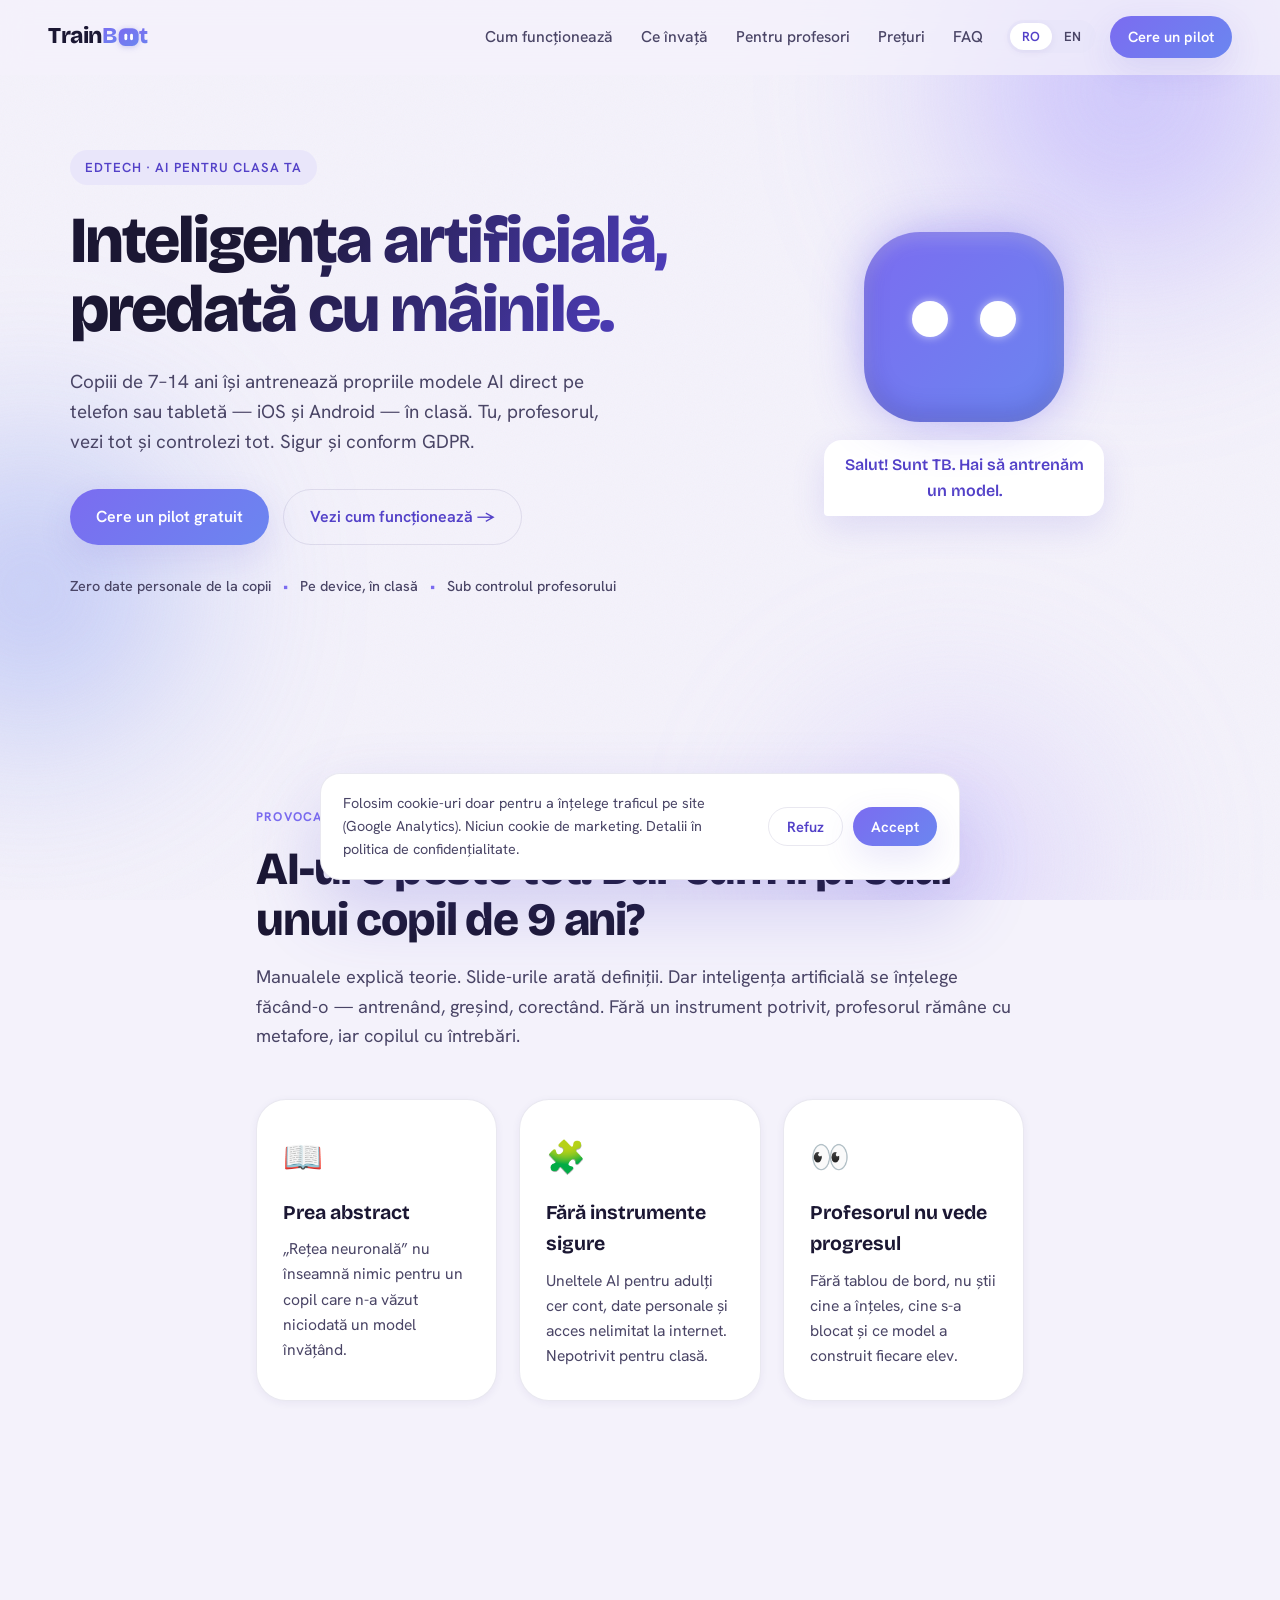
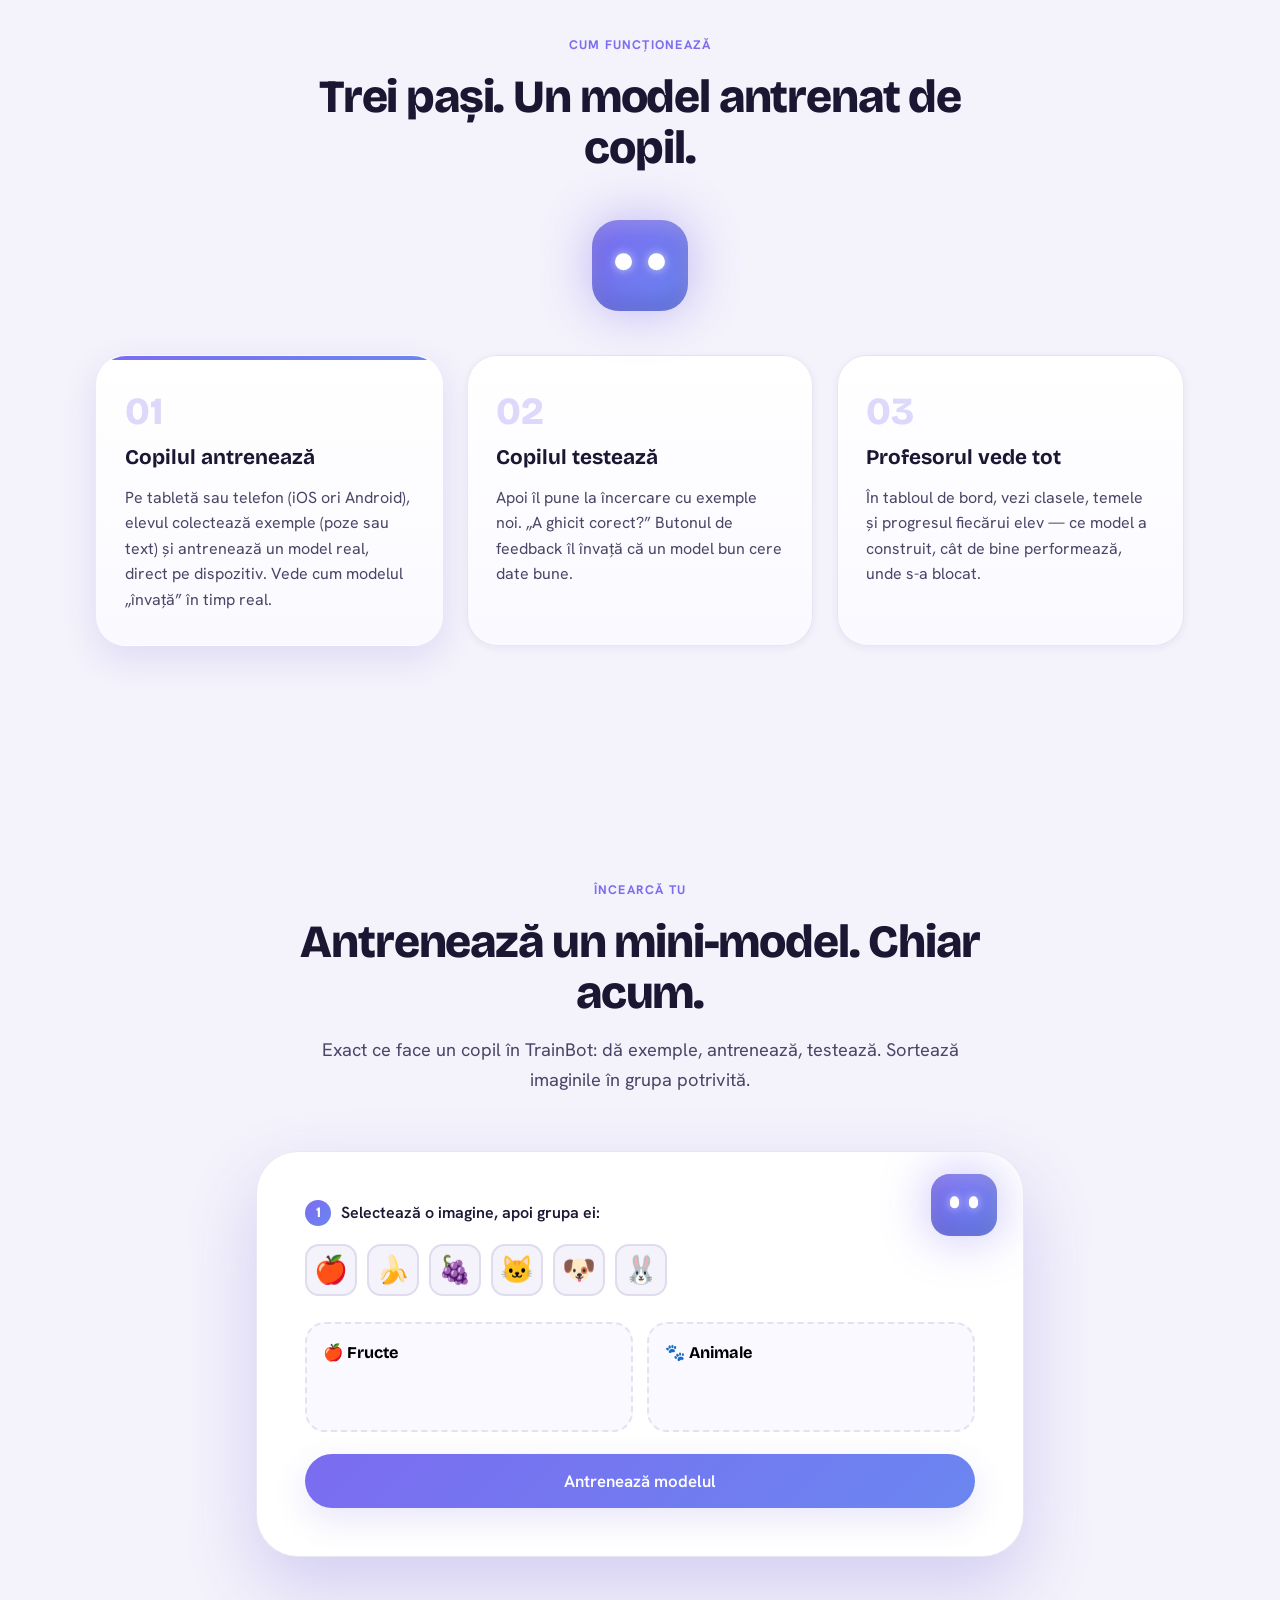
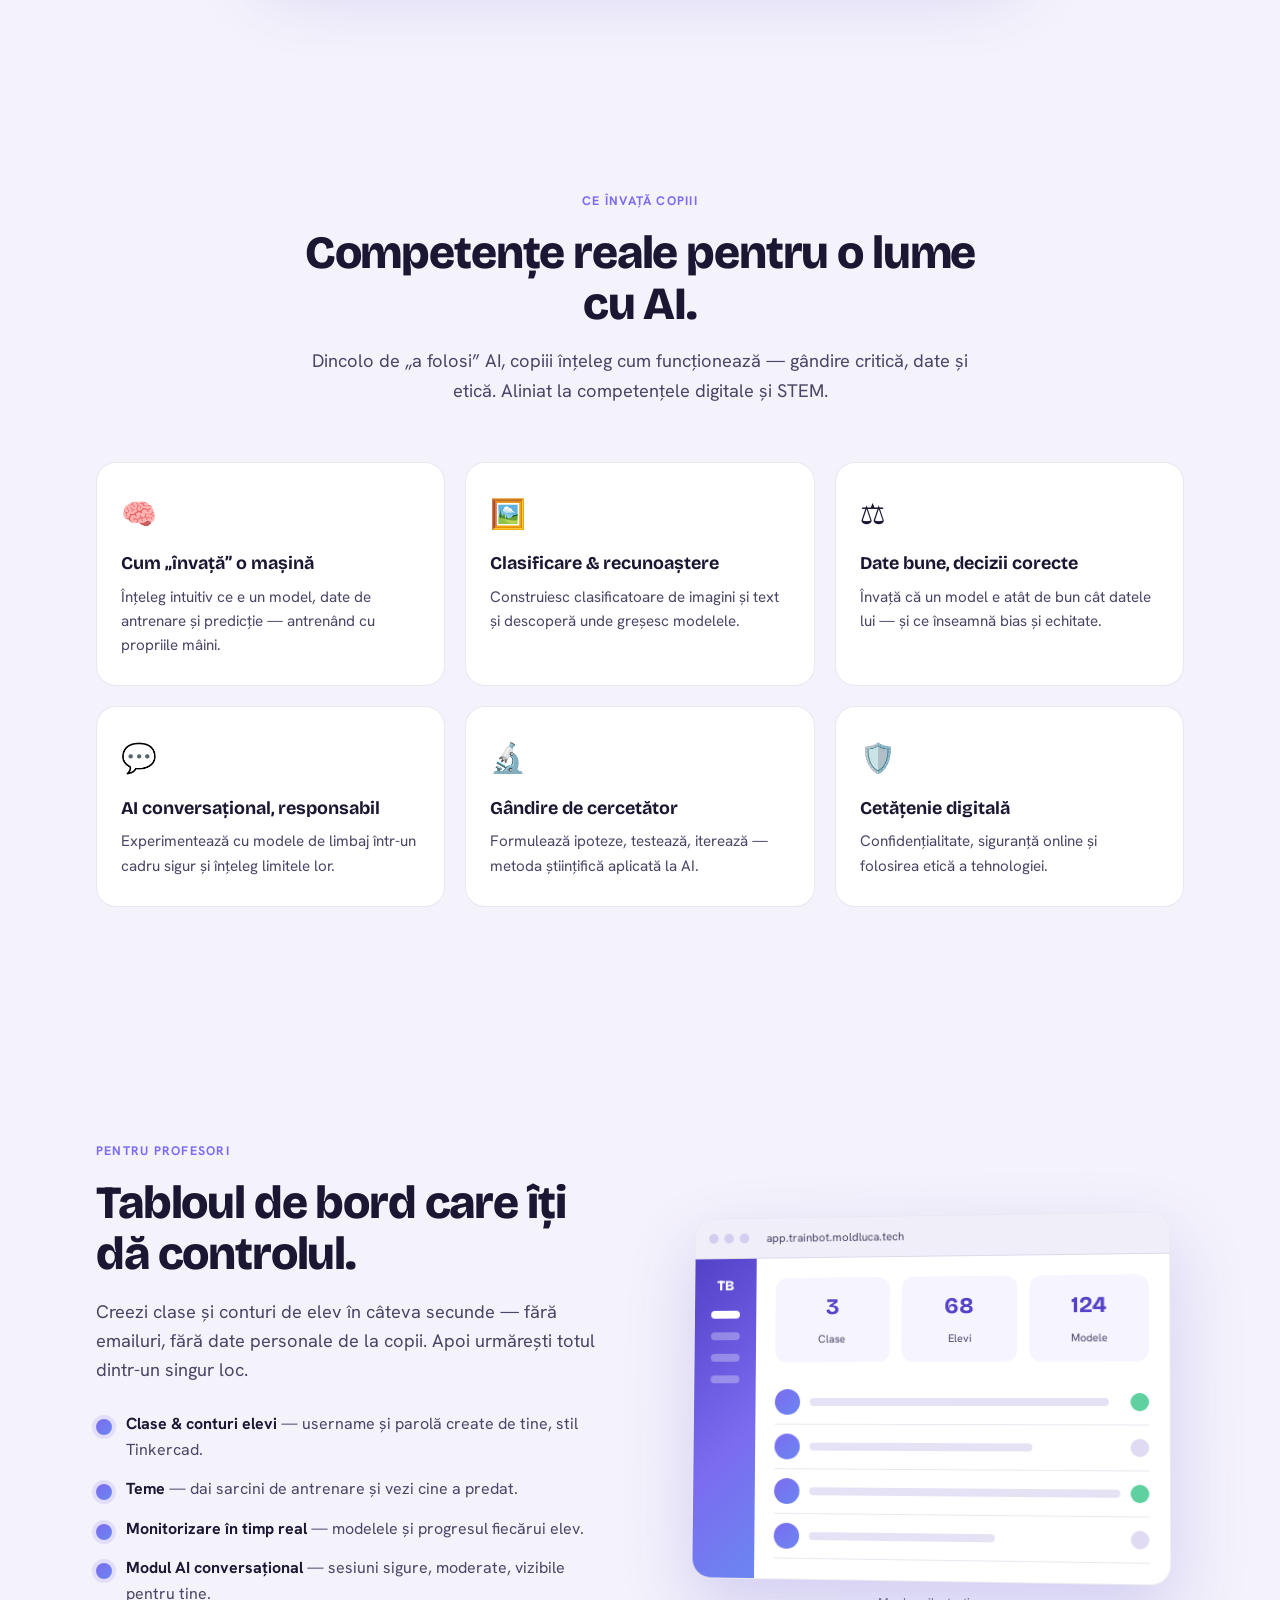
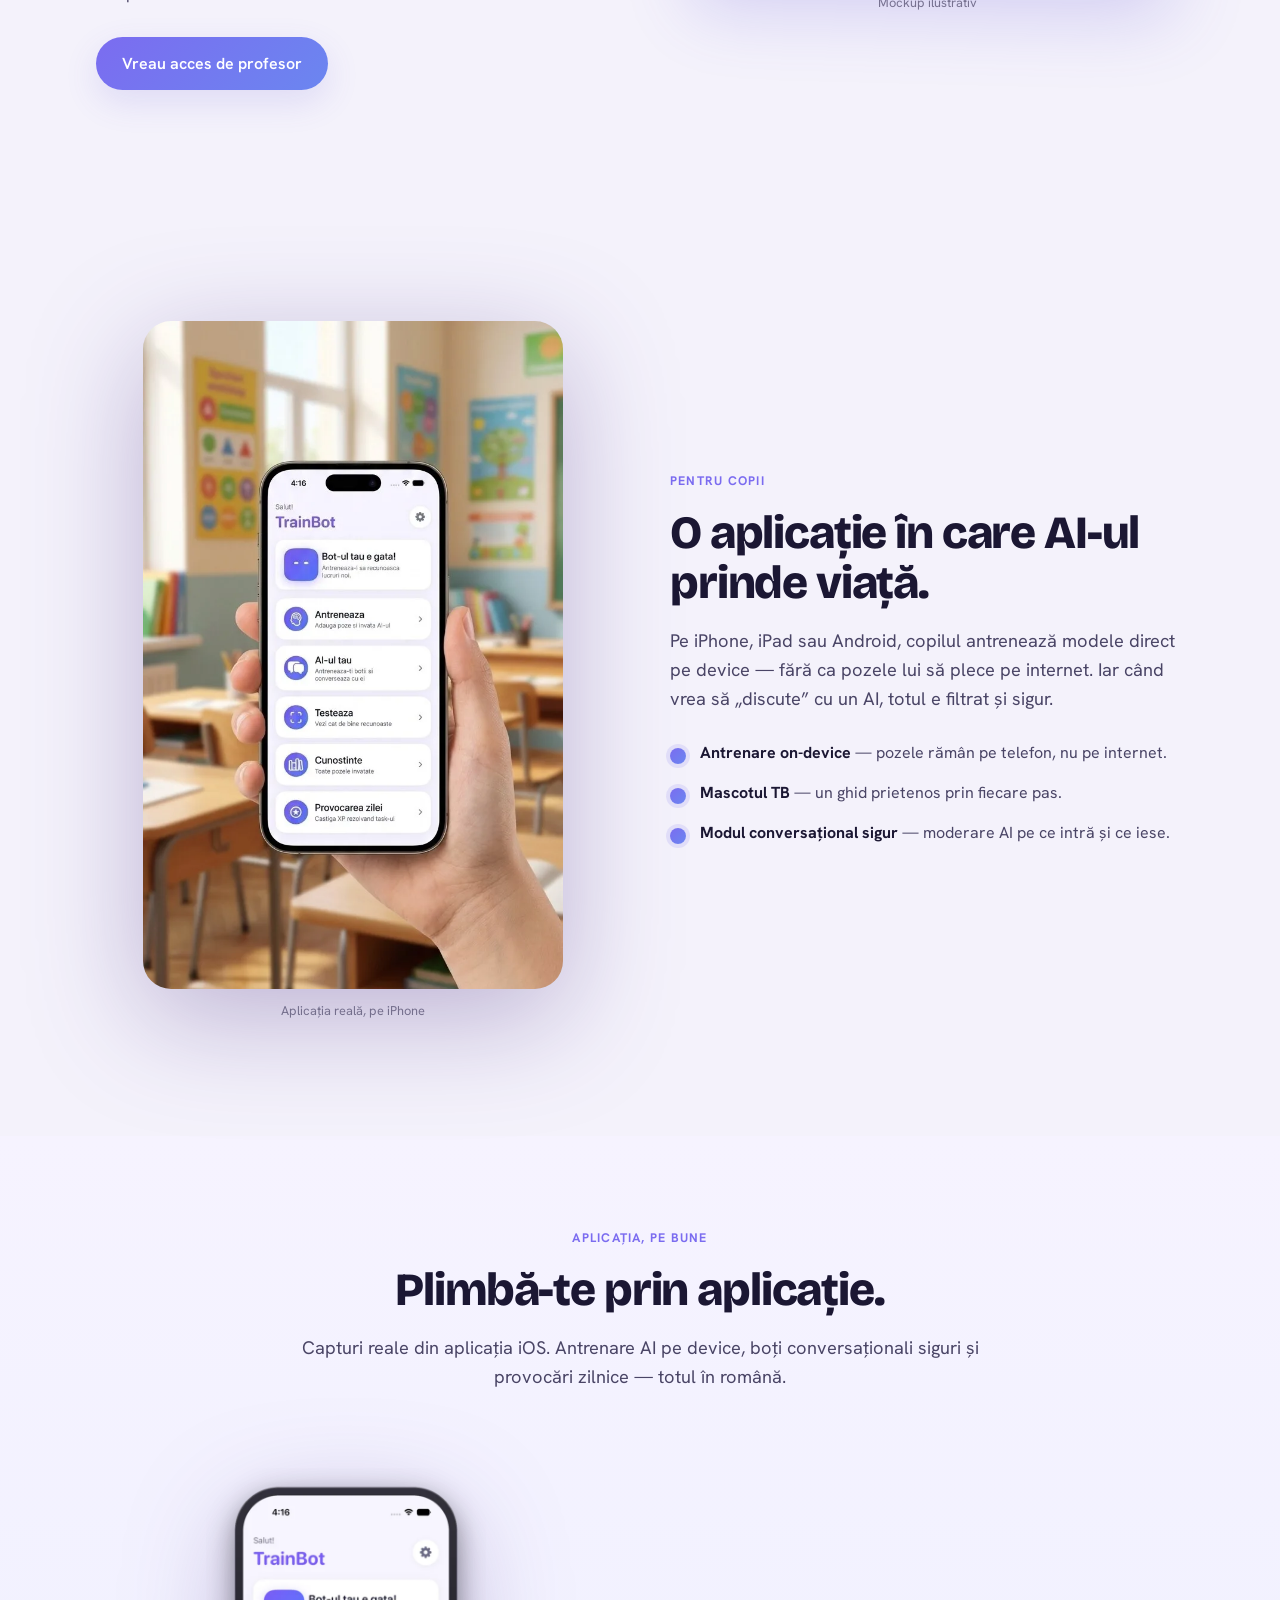
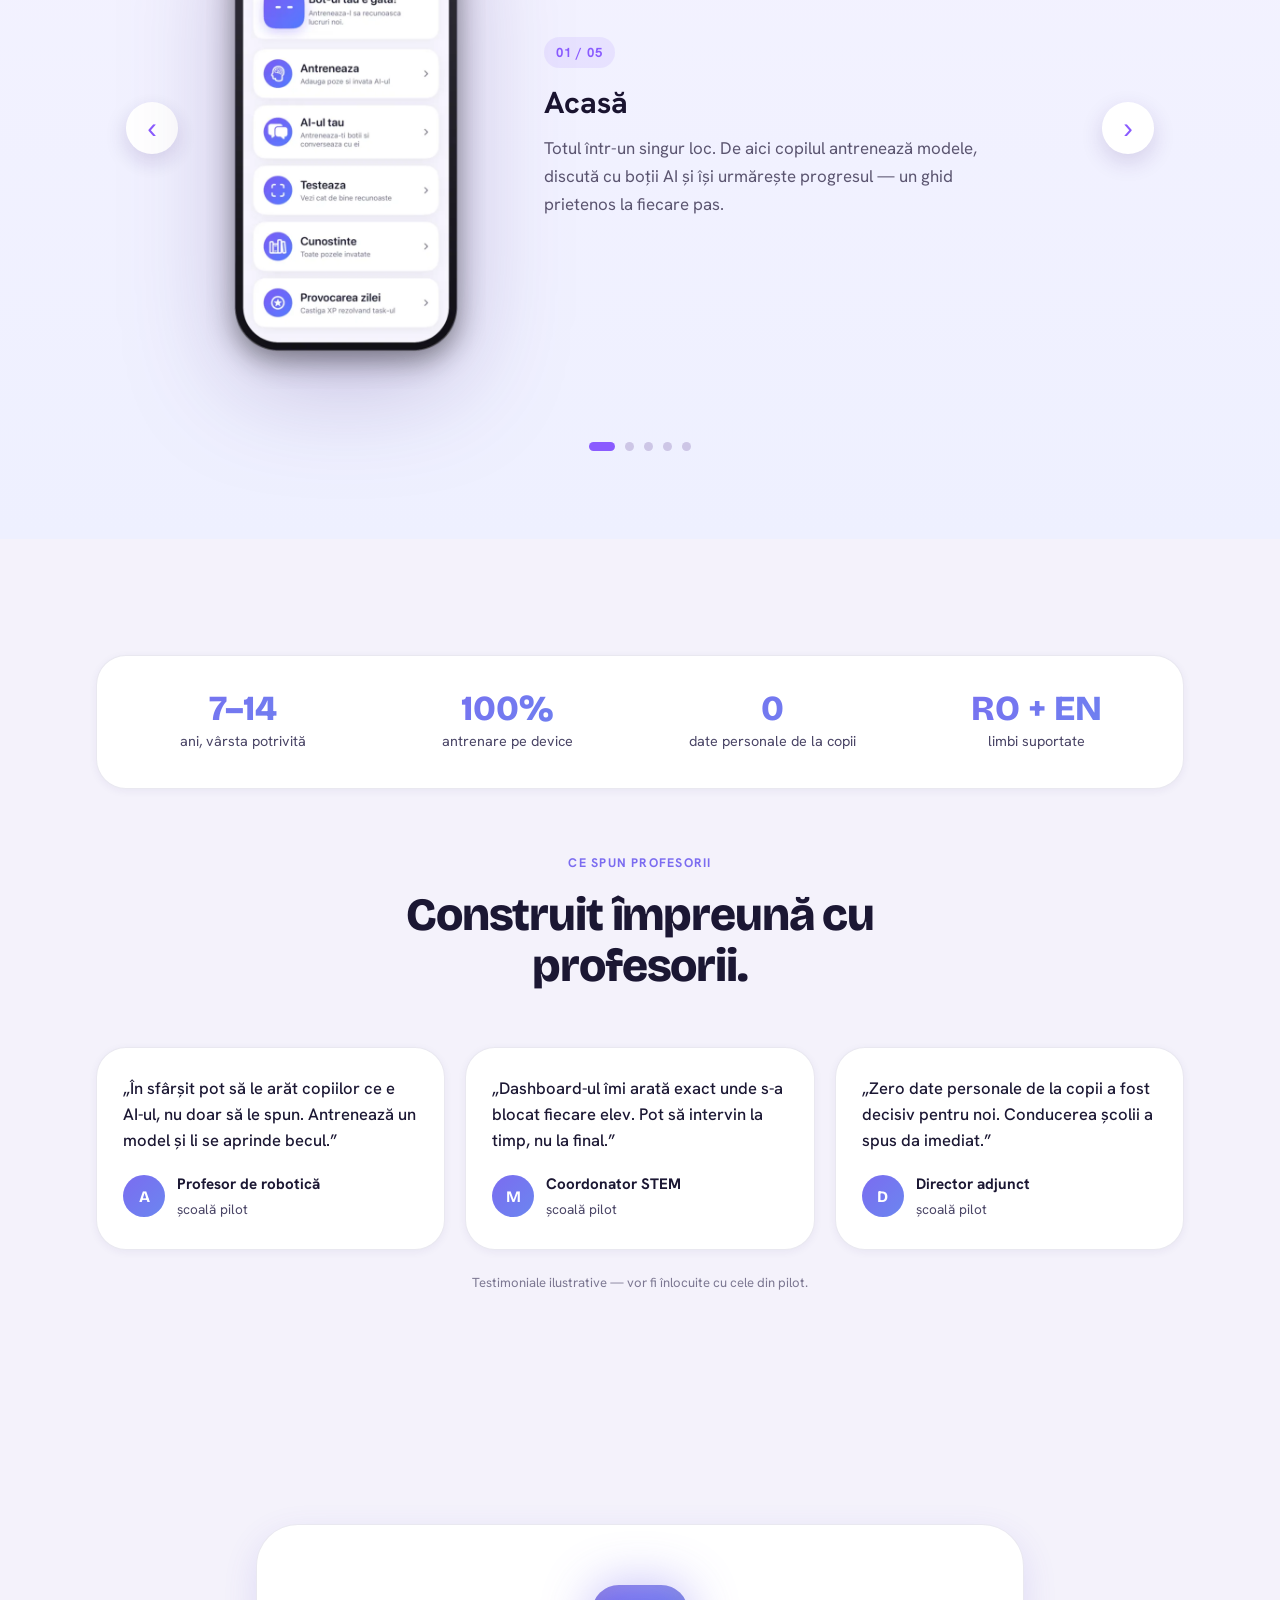
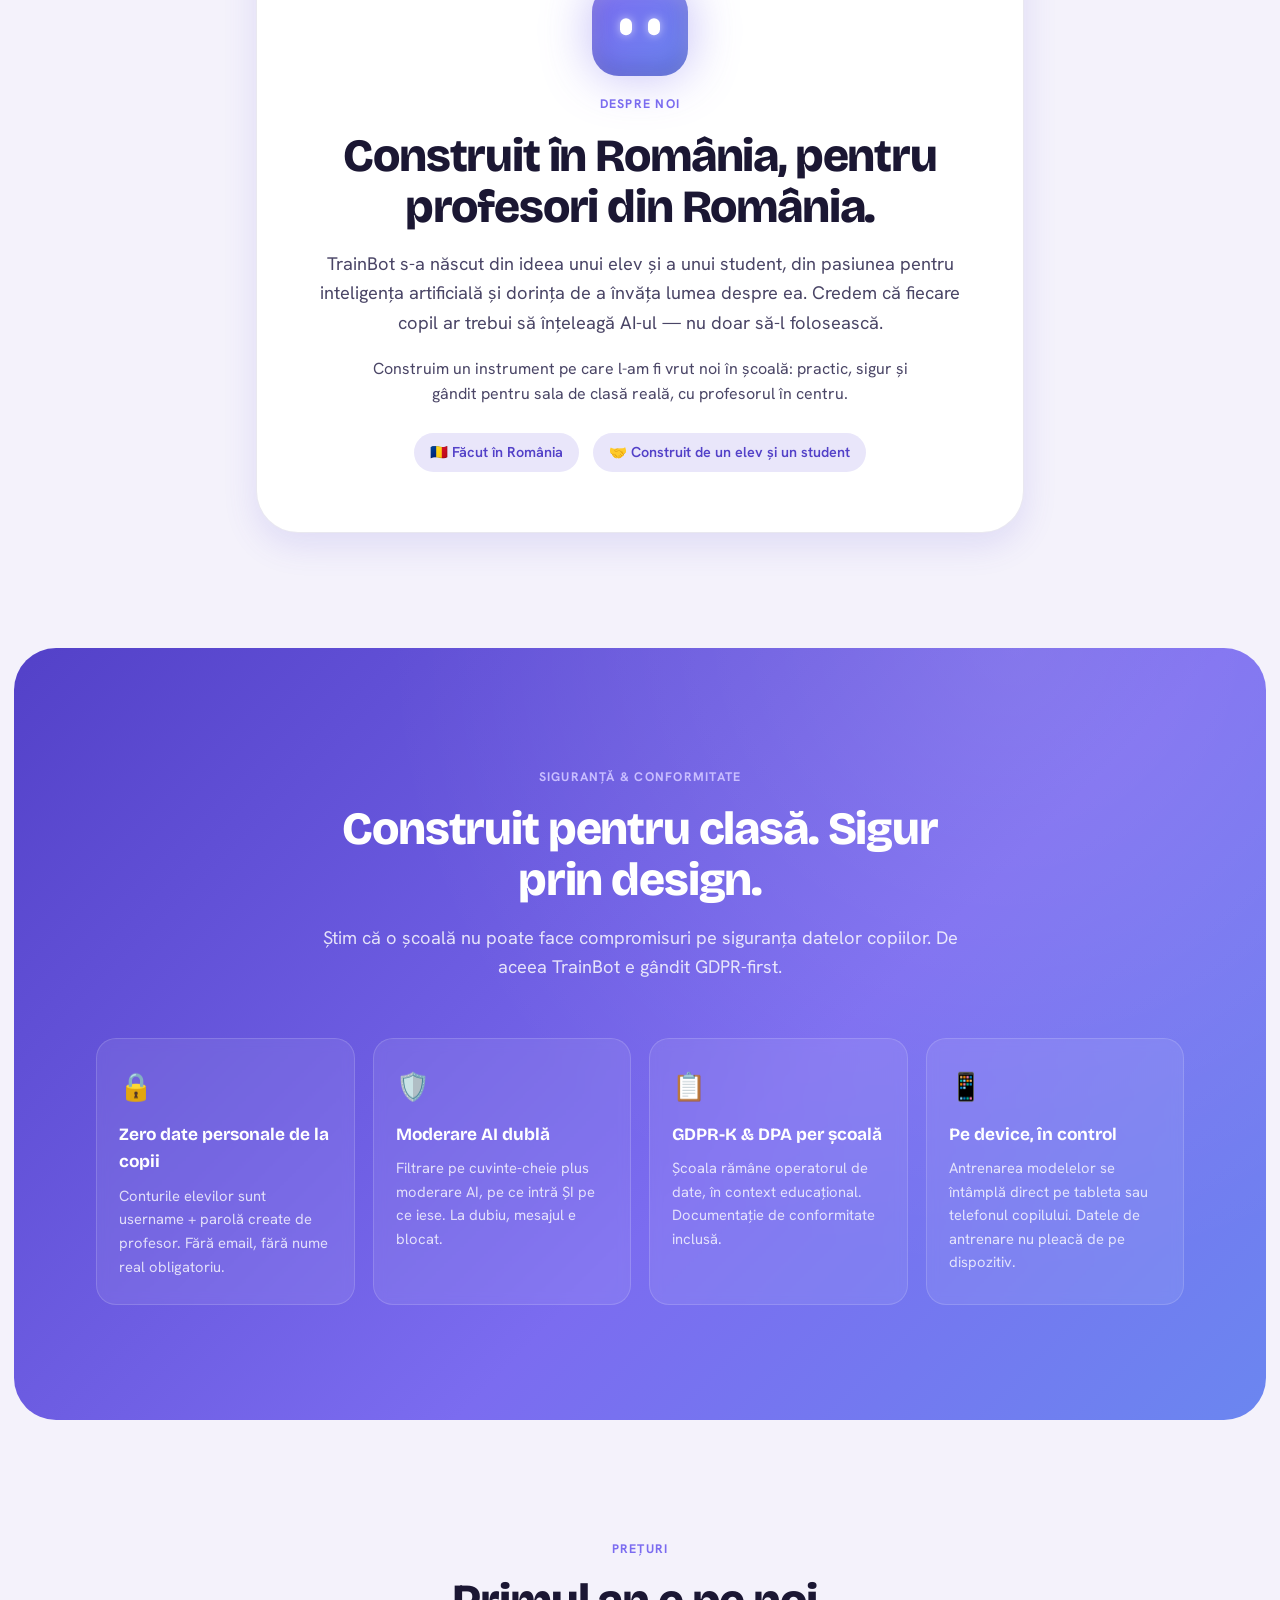
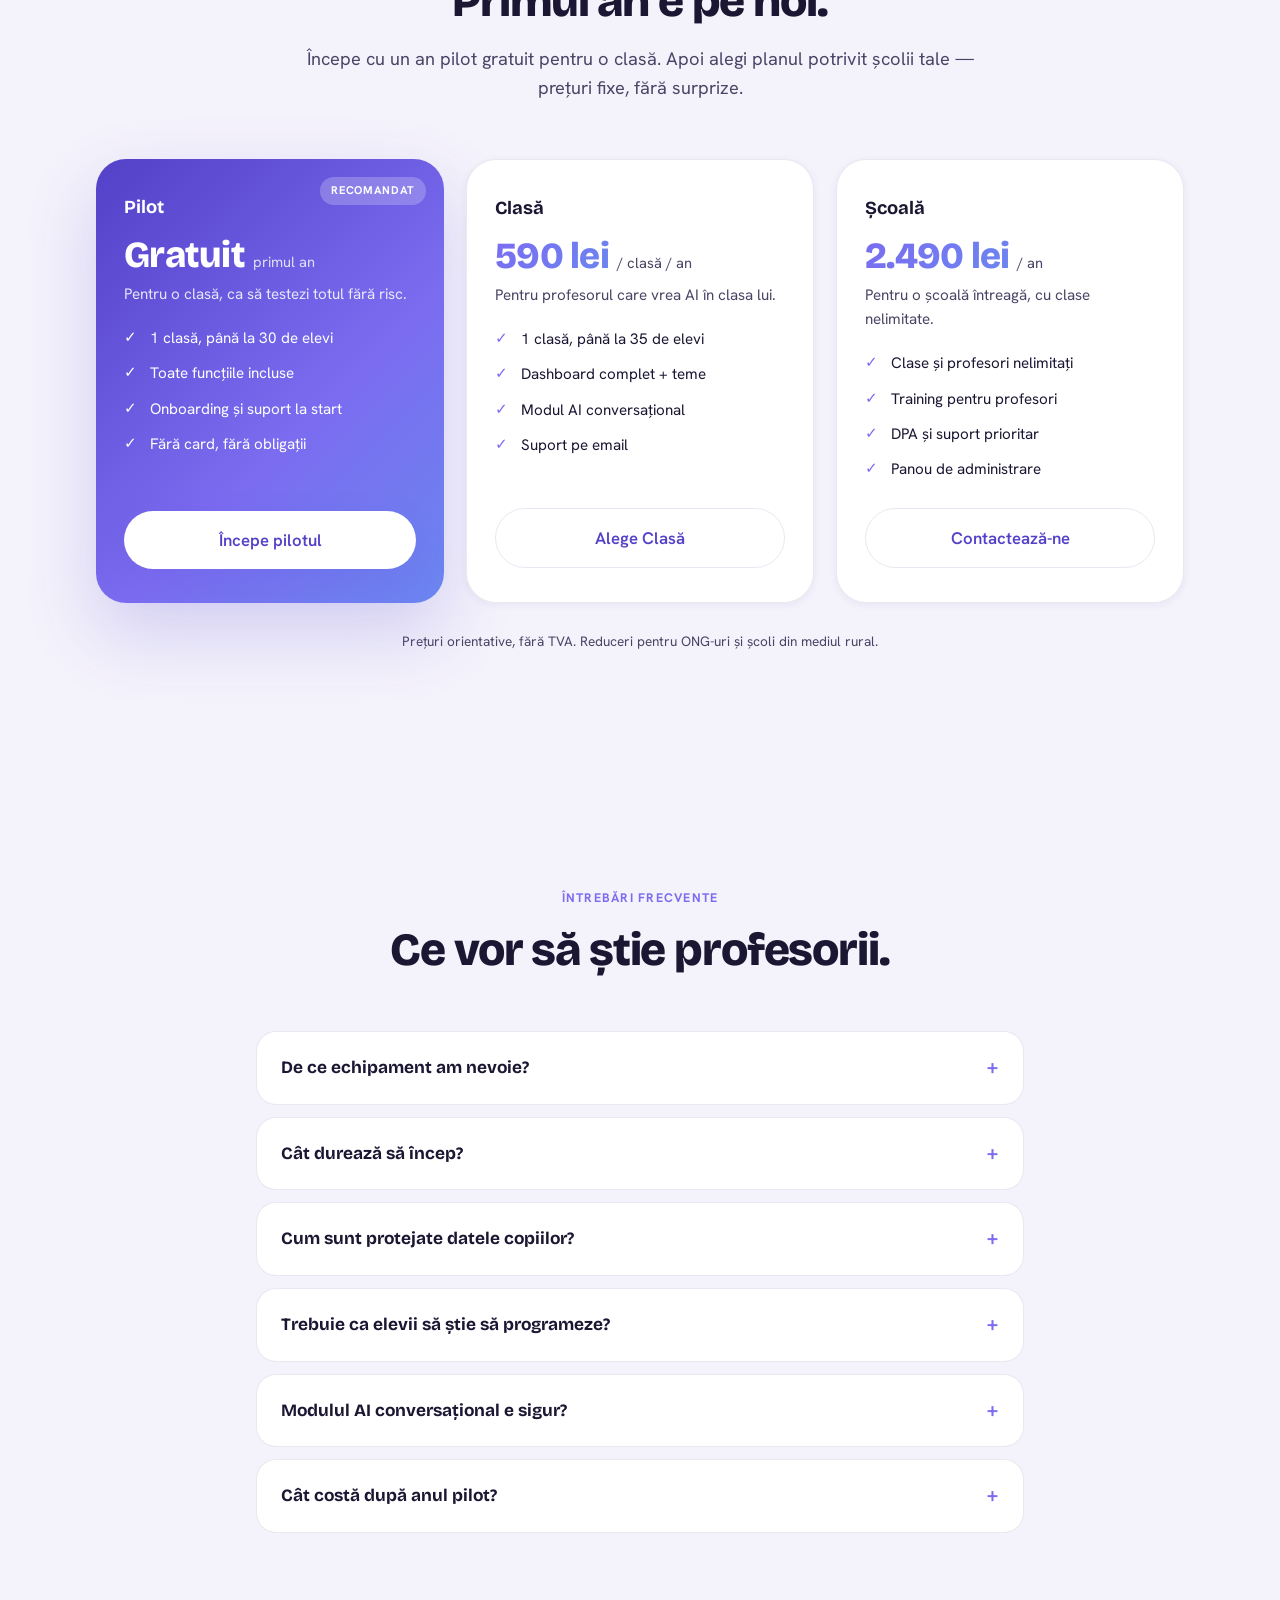
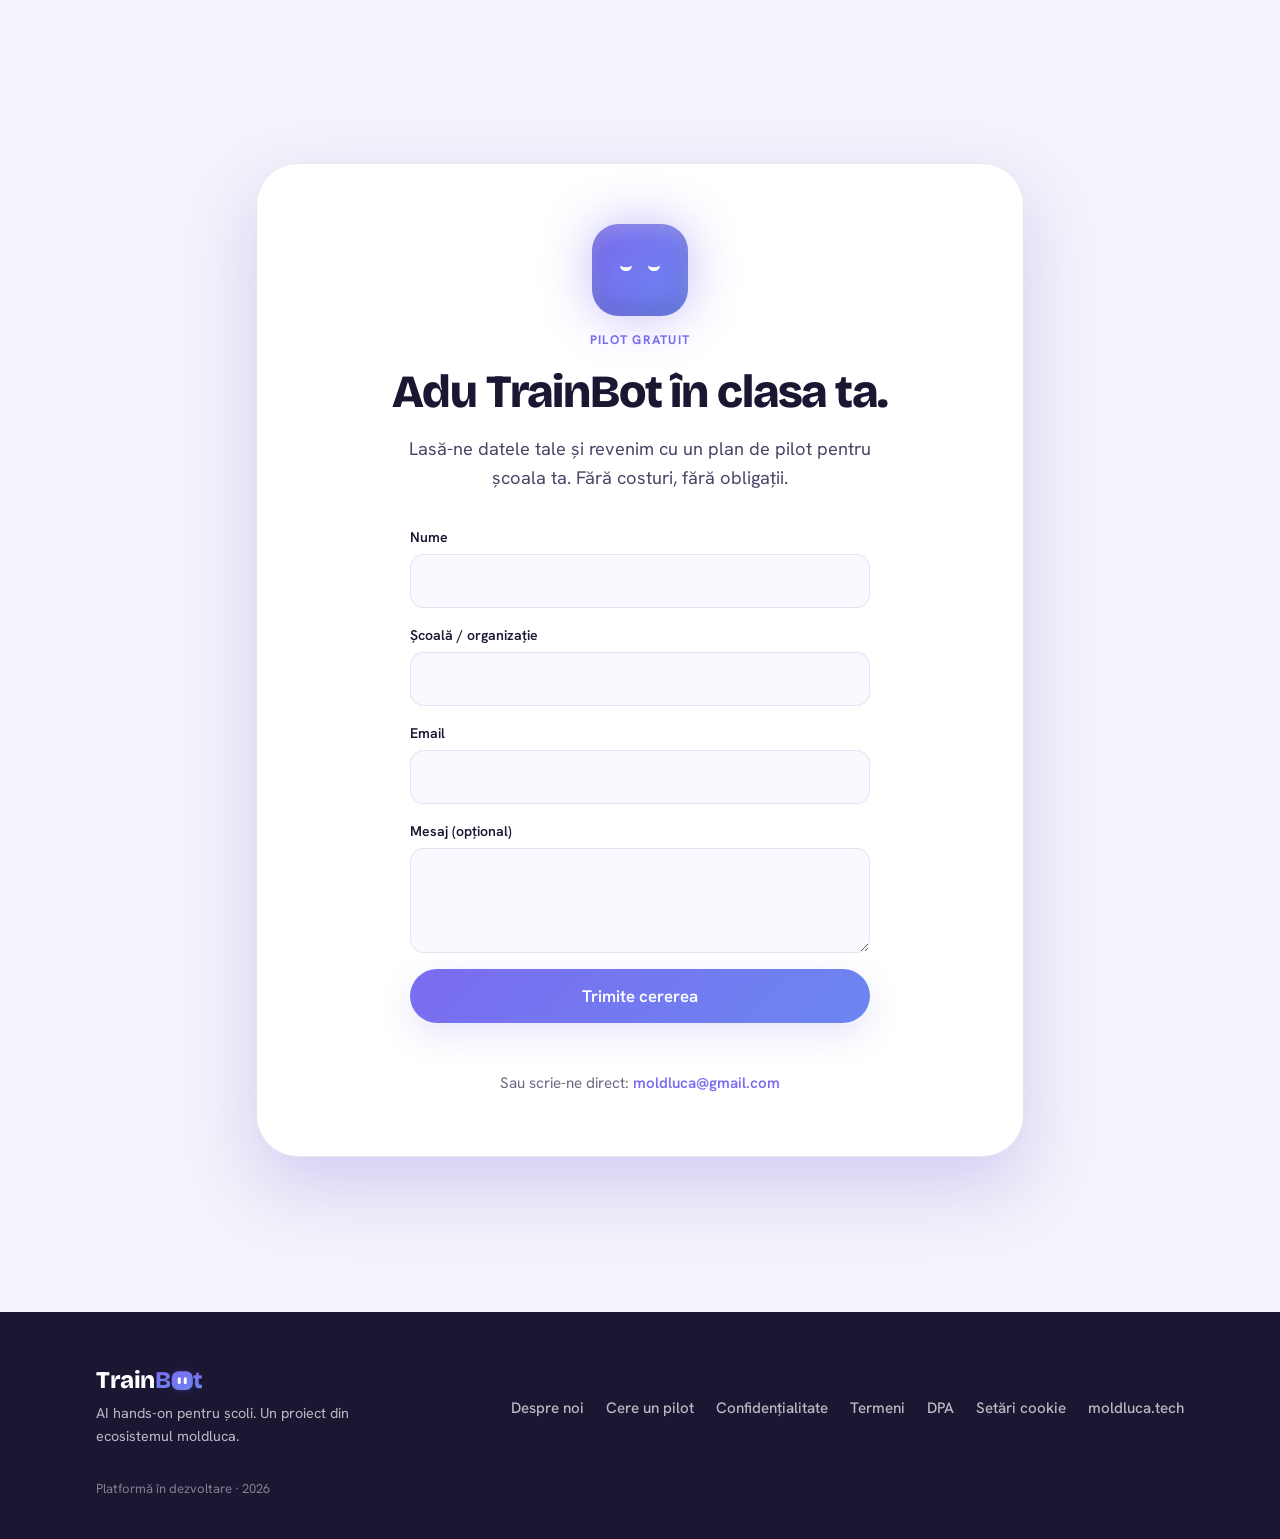
<file: index.html>
<!DOCTYPE html>
<html lang="ro">
<head>
  <meta charset="UTF-8" />
  <meta name="viewport" content="width=device-width, initial-scale=1.0" />
  <title>TrainBot — Inteligență artificială, predată cu mâinile</title>
  <meta name="description" content="TrainBot: copiii 7-14 ani antrenează propriile modele AI direct pe tabletă sau telefon (iOS și Android), în clasă. Sigur, conform GDPR, sub controlul profesorului. Cere un pilot gratuit." />
  <meta name="theme-color" content="#7B6CF0" />

  <!-- Open Graph -->
  <meta property="og:title" content="TrainBot — Inteligență artificială, predată cu mâinile" />
  <meta property="og:description" content="Copiii antrenează propriile modele AI în clasă. Sigur, conform GDPR, sub controlul profesorului." />
  <meta property="og:type" content="website" />
  <meta property="og:url" content="https://trainbot.moldluca.tech" />
  <meta property="og:image" content="https://trainbot.moldluca.tech/images/og-image.png" />
  <meta property="og:locale" content="ro_RO" />
  <meta name="twitter:card" content="summary_large_image" />

  <link rel="canonical" href="https://trainbot.moldluca.tech/" />

  <script type="application/ld+json">
  {
    "@context": "https://schema.org",
    "@type": "SoftwareApplication",
    "name": "TrainBot",
    "applicationCategory": "EducationalApplication",
    "operatingSystem": "iOS, Android, Web",
    "url": "https://trainbot.moldluca.tech",
    "description": "Platformă EdTech prin care copiii de 7-14 ani antrenează propriile modele AI în clasă, sigur și conform GDPR, sub controlul profesorului.",
    "audience": { "@type": "EducationalAudience", "educationalRole": "teacher" },
    "offers": { "@type": "Offer", "price": "0", "priceCurrency": "RON", "description": "Pilot gratuit primul an" },
    "inLanguage": ["ro", "en"]
  }
  </script>

  <script type="application/ld+json">
  {
    "@context": "https://schema.org",
    "@type": "FAQPage",
    "mainEntity": [
      { "@type": "Question", "name": "De ce echipament am nevoie?", "acceptedAnswer": { "@type": "Answer", "text": "O tabletă sau un telefon per grup de elevi — iPhone/iPad (iOS 17+) sau Android — și un calculator pentru tabloul de bord al profesorului. Funcționează și cu un singur dispozitiv partajat în clasă." } },
      { "@type": "Question", "name": "Cât durează să încep?", "acceptedAnswer": { "@type": "Answer", "text": "Sub 15 minute. Creezi o clasă, generezi conturile elevilor și dai prima temă. Te ajutăm la onboarding în pilot." } },
      { "@type": "Question", "name": "Cum sunt protejate datele copiilor?", "acceptedAnswer": { "@type": "Answer", "text": "Conturile elevilor sunt username + parolă create de tine, fără email sau date personale. Antrenarea modelelor se face pe device. Suntem gândiți GDPR-first, cu DPA per școală." } },
      { "@type": "Question", "name": "Trebuie ca elevii să știe să programeze?", "acceptedAnswer": { "@type": "Answer", "text": "Nu. Totul e vizual și practic — antrenezi modele cu exemple, fără cod. Potrivit de la 7 ani." } },
      { "@type": "Question", "name": "Modulul AI conversațional e sigur?", "acceptedAnswer": { "@type": "Answer", "text": "Da. Fiecare mesaj trece prin filtrare pe cuvinte-cheie plus moderare AI, pe ce intră și ce iese. La dubiu, mesajul e blocat. Profesorul vede sesiunile." } },
      { "@type": "Question", "name": "Cât costă după anul pilot?", "acceptedAnswer": { "@type": "Answer", "text": "Prețuri fixe: 590 lei/clasă/an sau 2.490 lei/an pentru toată școala. Reduceri pentru ONG-uri și școli din mediul rural." } }
    ]
  }
  </script>

  <link rel="icon" href="data:image/svg+xml,<svg xmlns='http://www.w3.org/2000/svg' viewBox='0 0 100 100'><defs><linearGradient id='g' x1='0' y1='0' x2='1' y2='1'><stop offset='0' stop-color='%237B6CF0'/><stop offset='1' stop-color='%236B86F0'/></linearGradient></defs><rect width='100' height='100' rx='26' fill='url(%23g)'/><rect x='34' y='38' width='10' height='24' rx='5' fill='white'/><rect x='56' y='38' width='10' height='24' rx='5' fill='white'/></svg>" />
  <link rel="apple-touch-icon" href="images/icon.svg" />
  <link rel="manifest" href="manifest.json" />

  <link rel="preconnect" href="https://fonts.googleapis.com" />
  <link rel="preconnect" href="https://fonts.gstatic.com" crossorigin />
  <link href="https://fonts.googleapis.com/css2?family=Bricolage+Grotesque:opsz,wght@12..96,400..800&family=Hanken+Grotesk:wght@400;500;600;700&display=swap" rel="stylesheet" />

  <link rel="stylesheet" href="styles.css" />
</head>
<body>
  <!-- Atmospheric background blobs -->
  <div class="bg-atmosphere" aria-hidden="true">
    <span class="blob blob-1"></span>
    <span class="blob blob-2"></span>
    <span class="blob blob-3"></span>
  </div>

  <!-- ============ NAV ============ -->
  <header class="nav" id="nav">
    <a href="#hero" class="brand logo" aria-label="TrainBot">
      <span class="logo-train">Train</span><span class="logo-bot">B</span><span class="logo-eye" aria-hidden="true">
        <svg viewBox="0 0 30 30"><defs><linearGradient id="logoGrad" x1="0" y1="0" x2="1" y2="1"><stop offset="0" stop-color="#7B6CF0"/><stop offset="1" stop-color="#6B86F0"/></linearGradient></defs><rect x="1" y="3" width="28" height="25" rx="9" fill="url(#logoGrad)"/><rect x="9" y="11" width="4" height="9" rx="2" fill="#fff"/><rect x="17" y="11" width="4" height="9" rx="2" fill="#fff"/></svg>
      </span><span class="logo-bot">t</span>
    </a>

    <nav class="nav-links" id="navLinks">
      <a href="#how" data-i18n="nav.how">Cum funcționează</a>
      <a href="#learn" data-i18n="nav.learn">Ce învață</a>
      <a href="#teachers" data-i18n="nav.teachers">Pentru profesori</a>
      <a href="#pricing" data-i18n="nav.pricing">Prețuri</a>
      <a href="#faq" data-i18n="nav.faq">FAQ</a>
    </nav>

    <div class="nav-actions">
      <div class="lang-switch" role="group" aria-label="Limbă / Language">
        <button data-lang="ro" class="is-active" aria-pressed="true">RO</button>
        <button data-lang="en" aria-pressed="false">EN</button>
      </div>
      <a href="#pilot" class="btn btn-primary btn-sm" data-i18n="nav.cta">Cere un pilot</a>
      <button class="nav-toggle" id="navToggle" aria-label="Meniu" aria-expanded="false" aria-controls="navLinks">
        <span></span><span></span><span></span>
      </button>
    </div>
  </header>

  <!-- ============ HERO ============ -->
  <section class="hero" id="hero">
    <div class="hero-inner">
      <div class="hero-copy">
        <span class="eyebrow" data-i18n="hero.eyebrow">EdTech · AI pentru clasa ta</span>
        <h1 class="hero-title" data-i18n="hero.title">Inteligența artificială,<br />predată cu mâinile.</h1>
        <p class="hero-sub" data-i18n="hero.sub">Copiii de 7–14 ani își antrenează propriile modele AI direct pe telefon sau tabletă — iOS și Android — în clasă. Tu, profesorul, vezi tot și controlezi tot. Sigur și conform GDPR.</p>
        <div class="hero-cta">
          <a href="#pilot" class="btn btn-primary" data-i18n="hero.cta1">Cere un pilot gratuit</a>
          <a href="#how" class="btn btn-ghost" data-i18n="hero.cta2">Vezi cum funcționează →</a>
        </div>
        <div class="hero-trust">
          <span data-i18n="hero.trust1">Zero date personale de la copii</span>
          <span class="dot">•</span>
          <span data-i18n="hero.trust2">Pe device, în clasă</span>
          <span class="dot">•</span>
          <span data-i18n="hero.trust3">Sub controlul profesorului</span>
        </div>
      </div>

      <div class="hero-mascot">
        <!-- Mascot recreat din MascotView.swift -->
        <div class="mascot mascot-xl" id="heroMascot" data-state="idle">
          <div class="mascot-head">
            <div class="mascot-eyes">
              <span class="eye eye-l"></span>
              <span class="eye eye-r"></span>
            </div>
          </div>
          <div class="mascot-glow"></div>
        </div>
        <div class="mascot-caption" data-i18n="hero.mascot">Salut! Sunt TB. Hai să antrenăm un model.</div>
      </div>
    </div>
  </section>

  <!-- ============ PROBLEM ============ -->
  <section class="section problem" id="problem">
    <div class="container narrow">
      <span class="section-tag" data-i18n="problem.tag">Provocarea</span>
      <h2 class="section-title" data-i18n="problem.title">AI-ul e peste tot. Dar cum îl predai unui copil de 9 ani?</h2>
      <p class="section-lead" data-i18n="problem.lead">Manualele explică teorie. Slide-urile arată definiții. Dar inteligența artificială se înțelege făcând-o — antrenând, greșind, corectând. Fără un instrument potrivit, profesorul rămâne cu metafore, iar copilul cu întrebări.</p>
      <div class="problem-grid">
        <div class="problem-card">
          <span class="problem-icon">📖</span>
          <h3 data-i18n="problem.c1t">Prea abstract</h3>
          <p data-i18n="problem.c1p">„Rețea neuronală" nu înseamnă nimic pentru un copil care n-a văzut niciodată un model învățând.</p>
        </div>
        <div class="problem-card">
          <span class="problem-icon">🧩</span>
          <h3 data-i18n="problem.c2t">Fără instrumente sigure</h3>
          <p data-i18n="problem.c2p">Uneltele AI pentru adulți cer cont, date personale și acces nelimitat la internet. Nepotrivit pentru clasă.</p>
        </div>
        <div class="problem-card">
          <span class="problem-icon">👀</span>
          <h3 data-i18n="problem.c3t">Profesorul nu vede progresul</h3>
          <p data-i18n="problem.c3p">Fără tablou de bord, nu știi cine a înțeles, cine s-a blocat și ce model a construit fiecare elev.</p>
        </div>
      </div>
    </div>
  </section>

  <!-- ============ HOW IT WORKS ============ -->
  <section class="section how" id="how">
    <div class="container">
      <div class="section-head center">
        <span class="section-tag" data-i18n="how.tag">Cum funcționează</span>
        <h2 class="section-title" data-i18n="how.title">Trei pași. Un model antrenat de copil.</h2>
      </div>

      <div class="how-mascot" aria-hidden="true">
        <div class="mascot mascot-md" id="howMascot" data-state="idle">
          <div class="mascot-head"><div class="mascot-eyes"><span class="eye eye-l"></span><span class="eye eye-r"></span></div></div>
        </div>
      </div>

      <div class="steps">
        <article class="step" data-mascot="learning">
          <span class="step-num">01</span>
          <h3 data-i18n="how.s1t">Copilul antrenează</h3>
          <p data-i18n="how.s1p">Pe tabletă sau telefon (iOS ori Android), elevul colectează exemple (poze sau text) și antrenează un model real, direct pe dispozitiv. Vede cum modelul „învață" în timp real.</p>
        </article>
        <article class="step" data-mascot="thinking">
          <span class="step-num">02</span>
          <h3 data-i18n="how.s2t">Copilul testează</h3>
          <p data-i18n="how.s2p">Apoi îl pune la încercare cu exemple noi. „A ghicit corect?" Butonul de feedback îl învață că un model bun cere date bune.</p>
        </article>
        <article class="step" data-mascot="happy">
          <span class="step-num">03</span>
          <h3 data-i18n="how.s3t">Profesorul vede tot</h3>
          <p data-i18n="how.s3p">În tabloul de bord, vezi clasele, temele și progresul fiecărui elev — ce model a construit, cât de bine performează, unde s-a blocat.</p>
        </article>
      </div>
    </div>
  </section>

  <!-- ============ MINI-DEMO INTERACTIV ============ -->
  <section class="section demo" id="demo">
    <div class="container narrow">
      <div class="section-head center">
        <span class="section-tag" data-i18n="demo.tag">Încearcă tu</span>
        <h2 class="section-title" data-i18n="demo.title">Antrenează un mini-model. Chiar acum.</h2>
        <p class="section-lead" data-i18n="demo.lead">Exact ce face un copil în TrainBot: dă exemple, antrenează, testează. Sortează imaginile în grupa potrivită.</p>
      </div>

      <div class="demo-card" id="demoCard">
        <div class="demo-mascot" aria-hidden="true">
          <div class="mascot mascot-sm" id="demoMascot" data-state="idle"><div class="mascot-head"><div class="mascot-eyes"><span class="eye eye-l"></span><span class="eye eye-r"></span></div></div></div>
        </div>

        <!-- STAGE 1: sortare -->
        <div class="demo-stage" id="demoStage1">
          <p class="demo-instr"><span class="demo-step-n">1</span> <span data-i18n="demo.s1">Selectează o imagine, apoi grupa ei:</span></p>
          <div class="demo-palette" id="demoPalette"></div>
          <div class="demo-buckets">
            <button class="demo-bucket" data-bucket="fruit"><h4 data-i18n="demo.bfruit">🍎 Fructe</h4><div class="bucket-items" id="bucketfruit"></div></button>
            <button class="demo-bucket" data-bucket="animal"><h4 data-i18n="demo.banimal">🐾 Animale</h4><div class="bucket-items" id="bucketanimal"></div></button>
          </div>
          <button class="btn btn-primary btn-block" id="demoTrain" disabled data-i18n="demo.train">Antrenează modelul</button>
        </div>

        <!-- STAGE 2: antrenare -->
        <div class="demo-stage" id="demoStage2" hidden>
          <p class="demo-instr" data-i18n="demo.training">Modelul învață din exemplele tale…</p>
          <div class="demo-progress"><span id="demoBar"></span></div>
        </div>

        <!-- STAGE 3: test -->
        <div class="demo-stage" id="demoStage3" hidden>
          <p class="demo-instr"><span class="demo-step-n">2</span> <span data-i18n="demo.s3">Acum testează-l cu o imagine nouă:</span></p>
          <div class="demo-test">
            <div class="demo-test-item" id="demoTestItem">🍓</div>
            <button class="btn btn-primary" id="demoGuess" data-i18n="demo.guess">Ce e asta?</button>
          </div>
          <div class="demo-result" id="demoResult" hidden></div>
          <button class="btn btn-ghost btn-sm" id="demoReset" data-i18n="demo.reset">↺ De la început</button>
        </div>
      </div>
    </div>
  </section>

  <!-- ============ CE ÎNVAȚĂ COPIII ============ -->
  <section class="section learn" id="learn">
    <div class="container">
      <div class="section-head center">
        <span class="section-tag" data-i18n="learn.tag">Ce învață copiii</span>
        <h2 class="section-title" data-i18n="learn.title">Competențe reale pentru o lume cu AI.</h2>
        <p class="section-lead" data-i18n="learn.lead">Dincolo de „a folosi" AI, copiii înțeleg cum funcționează — gândire critică, date și etică. Aliniat la competențele digitale și STEM.</p>
      </div>
      <div class="learn-grid">
        <div class="learn-card"><span class="learn-ic">🧠</span><h3 data-i18n="learn.c1t">Cum „învață" o mașină</h3><p data-i18n="learn.c1p">Înțeleg intuitiv ce e un model, date de antrenare și predicție — antrenând cu propriile mâini.</p></div>
        <div class="learn-card"><span class="learn-ic">🖼️</span><h3 data-i18n="learn.c2t">Clasificare &amp; recunoaștere</h3><p data-i18n="learn.c2p">Construiesc clasificatoare de imagini și text și descoperă unde greșesc modelele.</p></div>
        <div class="learn-card"><span class="learn-ic">⚖️</span><h3 data-i18n="learn.c3t">Date bune, decizii corecte</h3><p data-i18n="learn.c3p">Învață că un model e atât de bun cât datele lui — și ce înseamnă bias și echitate.</p></div>
        <div class="learn-card"><span class="learn-ic">💬</span><h3 data-i18n="learn.c4t">AI conversațional, responsabil</h3><p data-i18n="learn.c4p">Experimentează cu modele de limbaj într-un cadru sigur și înțeleg limitele lor.</p></div>
        <div class="learn-card"><span class="learn-ic">🔬</span><h3 data-i18n="learn.c5t">Gândire de cercetător</h3><p data-i18n="learn.c5p">Formulează ipoteze, testează, iterează — metoda științifică aplicată la AI.</p></div>
        <div class="learn-card"><span class="learn-ic">🛡️</span><h3 data-i18n="learn.c6t">Cetățenie digitală</h3><p data-i18n="learn.c6p">Confidențialitate, siguranță online și folosirea etică a tehnologiei.</p></div>
      </div>
    </div>
  </section>

  <!-- ============ TEACHERS / DASHBOARD ============ -->
  <section class="section teachers" id="teachers">
    <div class="container split">
      <div class="split-copy">
        <span class="section-tag" data-i18n="teachers.tag">Pentru profesori</span>
        <h2 class="section-title" data-i18n="teachers.title">Tabloul de bord care îți dă controlul.</h2>
        <p class="section-lead" data-i18n="teachers.lead">Creezi clase și conturi de elev în câteva secunde — fără emailuri, fără date personale de la copii. Apoi urmărești totul dintr-un singur loc.</p>
        <ul class="feature-list">
          <li data-i18n="teachers.f1"><strong>Clase &amp; conturi elevi</strong> — username și parolă create de tine, stil Tinkercad.</li>
          <li data-i18n="teachers.f2"><strong>Teme</strong> — dai sarcini de antrenare și vezi cine a predat.</li>
          <li data-i18n="teachers.f3"><strong>Monitorizare în timp real</strong> — modelele și progresul fiecărui elev.</li>
          <li data-i18n="teachers.f4"><strong>Modul AI conversațional</strong> — sesiuni sigure, moderate, vizibile pentru tine.</li>
        </ul>
        <a href="#pilot" class="btn btn-primary" data-i18n="teachers.cta">Vreau acces de profesor</a>
      </div>

      <div class="split-visual">
        <!-- Mockup dashboard în brand (swap cu screenshot real după re-deploy) -->
        <div class="mockup mockup-browser" id="dashMock">
          <div class="mock-bar"><span></span><span></span><span></span><em data-i18n="teachers.url">app.trainbot.moldluca.tech</em></div>
          <div class="mock-body">
            <div class="mock-side">
              <span class="mock-logo">TB</span>
              <span class="mock-nav is-on"></span><span class="mock-nav"></span><span class="mock-nav"></span><span class="mock-nav"></span>
            </div>
            <div class="mock-main">
              <div class="mock-stats">
                <div class="mock-stat"><b>3</b><i data-i18n="teachers.m1">Clase</i></div>
                <div class="mock-stat"><b>68</b><i data-i18n="teachers.m2">Elevi</i></div>
                <div class="mock-stat"><b>124</b><i data-i18n="teachers.m3">Modele</i></div>
              </div>
              <div class="mock-row"><span class="mock-avatar"></span><span class="mock-bar-line w80"></span><span class="mock-pill ok"></span></div>
              <div class="mock-row"><span class="mock-avatar"></span><span class="mock-bar-line w60"></span><span class="mock-pill"></span></div>
              <div class="mock-row"><span class="mock-avatar"></span><span class="mock-bar-line w90"></span><span class="mock-pill ok"></span></div>
              <div class="mock-row"><span class="mock-avatar"></span><span class="mock-bar-line w50"></span><span class="mock-pill"></span></div>
            </div>
          </div>
        </div>
        <span class="visual-note" data-i18n="teachers.note">Mockup ilustrativ</span>
      </div>
    </div>
  </section>

  <!-- ============ KIDS / APP ============ -->
  <section class="section kids" id="kids">
    <div class="container split reverse">
      <div class="split-visual">
        <img src="images/app/hand-home.webp" width="704" height="1120" alt="Copil ținând în mână un iPhone cu aplicația TrainBot" class="app-photo" loading="lazy" />
        <span class="visual-note" data-i18n="kids.note">Aplicația reală, pe iPhone</span>
      </div>

      <div class="split-copy">
        <span class="section-tag" data-i18n="kids.tag">Pentru copii</span>
        <h2 class="section-title" data-i18n="kids.title">O aplicație în care AI-ul prinde viață.</h2>
        <p class="section-lead" data-i18n="kids.lead">Pe iPhone, iPad sau Android, copilul antrenează modele direct pe device — fără ca pozele lui să plece pe internet. Iar când vrea să „discute" cu un AI, totul e filtrat și sigur.</p>
        <ul class="feature-list">
          <li data-i18n="kids.f1"><strong>Antrenare on-device</strong> — pozele rămân pe telefon, nu pe internet.</li>
          <li data-i18n="kids.f2"><strong>Mascotul TB</strong> — un ghid prietenos prin fiecare pas.</li>
          <li data-i18n="kids.f3"><strong>Modul conversațional sigur</strong> — moderare AI pe ce intră și ce iese.</li>
        </ul>
      </div>
    </div>
  </section>

  <!-- ============ GALERIE APLICAȚIE (carusel iOS) ============ -->
  <section class="app-gallery" id="screenshots">
    <div class="container">
      <div class="section-head center">
        <span class="section-tag" data-i18n="gallery.tag">Aplicația, pe bune</span>
        <h2 class="section-title" data-i18n="gallery.title">Plimbă-te prin aplicație.</h2>
        <p class="section-lead" data-i18n="gallery.lead">Capturi reale din aplicația iOS. Antrenare AI pe device, boți conversaționali siguri și provocări zilnice — totul în română.</p>
      </div>

      <div class="carousel" id="appCarousel" aria-roledescription="carusel">
        <button class="car-arrow car-prev" aria-label="Ecranul anterior">‹</button>

        <div class="car-stage">
          <article class="car-slide is-active">
            <div class="car-visual"><img src="images/app/ios-home.webp" width="600" height="1118" alt="Ecranul principal TrainBot" loading="lazy" /></div>
            <div class="car-text">
              <span class="car-step">01 / 05</span>
              <h3 data-i18n="car.t1">Acasă</h3>
              <p data-i18n="car.d1">Totul într-un singur loc. De aici copilul antrenează modele, discută cu boții AI și își urmărește progresul — un ghid prietenos la fiecare pas.</p>
            </div>
          </article>
          <article class="car-slide">
            <div class="car-visual"><img src="images/app/ios-training.webp" width="600" height="1118" alt="Antrenare model AI" loading="lazy" /></div>
            <div class="car-text">
              <span class="car-step">02 / 05</span>
              <h3 data-i18n="car.t2">Antrenare AI</h3>
              <p data-i18n="car.d2">Copilul adaugă poze și antrenează un model direct pe telefon. Vede modelul „învățând”, pas cu pas — iar pozele rămân pe device, nu pe internet.</p>
            </div>
          </article>
          <article class="car-slide">
            <div class="car-visual"><img src="images/app/ios-botlist.webp" width="600" height="1118" alt="Boții AI ai copilului" loading="lazy" /></div>
            <div class="car-text">
              <span class="car-step">03 / 05</span>
              <h3 data-i18n="car.t3">Boții tăi AI</h3>
              <p data-i18n="car.d3">Copilul își creează propriul bot, îl învață cu exemple și conversează cu el. Totul filtrat și sigur, cu o limită zilnică de mesaje.</p>
            </div>
          </article>
          <article class="car-slide">
            <div class="car-visual"><img src="images/app/ios-achievements.webp" width="600" height="1118" alt="Realizări și insigne" loading="lazy" /></div>
            <div class="car-text">
              <span class="car-step">04 / 05</span>
              <h3 data-i18n="car.t4">Realizări</h3>
              <p data-i18n="car.d4">Insigne și XP pentru fiecare pas important. Învățarea devine un joc care motivează copilul să exploreze mai departe.</p>
            </div>
          </article>
          <article class="car-slide">
            <div class="car-visual"><img src="images/app/ios-daily.webp" width="600" height="1118" alt="Provocarea zilei" loading="lazy" /></div>
            <div class="car-text">
              <span class="car-step">05 / 05</span>
              <h3 data-i18n="car.t5">Provocarea zilei</h3>
              <p data-i18n="car.d5">O provocare nouă în fiecare zi. Copilul revine, exersează și câștigă XP — un motiv să se întoarcă la învățat.</p>
            </div>
          </article>
        </div>

        <button class="car-arrow car-next" aria-label="Ecranul următor">›</button>
      </div>

      <div class="car-dots" id="carDots">
        <button class="car-dot is-active" aria-label="1"></button>
        <button class="car-dot" aria-label="2"></button>
        <button class="car-dot" aria-label="3"></button>
        <button class="car-dot" aria-label="4"></button>
        <button class="car-dot" aria-label="5"></button>
      </div>
    </div>
  </section>

  <!-- ============ DOVADĂ SOCIALĂ ============ -->
  <section class="section proof" id="proof">
    <div class="container">
      <div class="proof-stats">
        <div class="proof-stat"><b data-i18n="proof.s1n">7–14</b><span data-i18n="proof.s1l">ani, vârsta potrivită</span></div>
        <div class="proof-stat"><b data-i18n="proof.s2n">100%</b><span data-i18n="proof.s2l">antrenare pe device</span></div>
        <div class="proof-stat"><b data-i18n="proof.s3n">0</b><span data-i18n="proof.s3l">date personale de la copii</span></div>
        <div class="proof-stat"><b data-i18n="proof.s4n">RO + EN</b><span data-i18n="proof.s4l">limbi suportate</span></div>
      </div>

      <div class="section-head center" style="margin-top:60px">
        <span class="section-tag" data-i18n="proof.tag">Ce spun profesorii</span>
        <h2 class="section-title" data-i18n="proof.title">Construit împreună cu profesorii.</h2>
      </div>
      <div class="proof-grid">
        <figure class="proof-card">
          <blockquote data-i18n="proof.q1">„În sfârșit pot să le arăt copiilor ce e AI-ul, nu doar să le spun. Antrenează un model și li se aprinde becul."</blockquote>
          <figcaption><span class="proof-av">A</span><span><b data-i18n="proof.a1n">Profesor de robotică</b><i data-i18n="proof.a1r">școală pilot</i></span></figcaption>
        </figure>
        <figure class="proof-card">
          <blockquote data-i18n="proof.q2">„Dashboard-ul îmi arată exact unde s-a blocat fiecare elev. Pot să intervin la timp, nu la final."</blockquote>
          <figcaption><span class="proof-av">M</span><span><b data-i18n="proof.a2n">Coordonator STEM</b><i data-i18n="proof.a2r">școală pilot</i></span></figcaption>
        </figure>
        <figure class="proof-card">
          <blockquote data-i18n="proof.q3">„Zero date personale de la copii a fost decisiv pentru noi. Conducerea școlii a spus da imediat."</blockquote>
          <figcaption><span class="proof-av">D</span><span><b data-i18n="proof.a3n">Director adjunct</b><i data-i18n="proof.a3r">școală pilot</i></span></figcaption>
        </figure>
      </div>
      <p class="proof-note" data-i18n="proof.note">Testimoniale ilustrative — vor fi înlocuite cu cele din pilot.</p>
    </div>
  </section>

  <!-- ============ DESPRE / ECHIPA ============ -->
  <section class="section about" id="about">
    <div class="container narrow">
      <div class="about-card">
        <div class="about-mascot" aria-hidden="true">
          <div class="mascot mascot-md" data-state="idle"><div class="mascot-head"><div class="mascot-eyes"><span class="eye eye-l"></span><span class="eye eye-r"></span></div></div></div>
        </div>
        <span class="section-tag" data-i18n="about.tag">Despre noi</span>
        <h2 class="section-title" data-i18n="about.title">Construit în România, pentru profesori din România.</h2>
        <p class="section-lead" data-i18n="about.p1">TrainBot s-a născut din ideea unui elev și a unui student, din pasiunea pentru inteligența artificială și dorința de a învăța lumea despre ea. Credem că fiecare copil ar trebui să înțeleagă AI-ul — nu doar să-l folosească.</p>
        <p class="about-p2" data-i18n="about.p2">Construim un instrument pe care l-am fi vrut noi în școală: practic, sigur și gândit pentru sala de clasă reală, cu profesorul în centru.</p>
        <div class="about-meta">
          <span data-i18n="about.m1">🇷🇴 Făcut în România</span>
          <span data-i18n="about.m2">🤝 Construit de un elev și un student</span>
        </div>
      </div>
    </div>
  </section>

  <!-- ============ SAFETY / GDPR (dark) ============ -->
  <section class="section safety" id="safety">
    <div class="container">
      <div class="section-head center">
        <span class="section-tag light" data-i18n="safety.tag">Siguranță &amp; conformitate</span>
        <h2 class="section-title" data-i18n="safety.title">Construit pentru clasă. Sigur prin design.</h2>
        <p class="section-lead" data-i18n="safety.lead">Știm că o școală nu poate face compromisuri pe siguranța datelor copiilor. De aceea TrainBot e gândit GDPR-first.</p>
      </div>
      <div class="safety-grid">
        <div class="safety-card">
          <span class="safety-ic">🔒</span>
          <h3 data-i18n="safety.c1t">Zero date personale de la copii</h3>
          <p data-i18n="safety.c1p">Conturile elevilor sunt username + parolă create de profesor. Fără email, fără nume real obligatoriu.</p>
        </div>
        <div class="safety-card">
          <span class="safety-ic">🛡️</span>
          <h3 data-i18n="safety.c2t">Moderare AI dublă</h3>
          <p data-i18n="safety.c2p">Filtrare pe cuvinte-cheie plus moderare AI, pe ce intră ȘI pe ce iese. La dubiu, mesajul e blocat.</p>
        </div>
        <div class="safety-card">
          <span class="safety-ic">📋</span>
          <h3 data-i18n="safety.c3t">GDPR-K &amp; DPA per școală</h3>
          <p data-i18n="safety.c3p">Școala rămâne operatorul de date, în context educațional. Documentație de conformitate inclusă.</p>
        </div>
        <div class="safety-card">
          <span class="safety-ic">📱</span>
          <h3 data-i18n="safety.c4t">Pe device, în control</h3>
          <p data-i18n="safety.c4p">Antrenarea modelelor se întâmplă direct pe tableta sau telefonul copilului. Datele de antrenare nu pleacă de pe dispozitiv.</p>
        </div>
      </div>
    </div>
  </section>

  <!-- ============ PRICING ============ -->
  <section class="section pricing" id="pricing">
    <div class="container">
      <div class="section-head center">
        <span class="section-tag" data-i18n="pricing.tag">Prețuri</span>
        <h2 class="section-title" data-i18n="pricing.title">Primul an e pe noi.</h2>
        <p class="section-lead" data-i18n="pricing.lead">Începe cu un an pilot gratuit pentru o clasă. Apoi alegi planul potrivit școlii tale — prețuri fixe, fără surprize.</p>
      </div>

      <div class="price-grid">
        <!-- Pilot -->
        <article class="price-card featured">
          <span class="price-badge" data-i18n="pricing.badge">Recomandat</span>
          <h3 class="price-name" data-i18n="pricing.p1name">Pilot</h3>
          <div class="price-amount"><span class="price-big" data-i18n="pricing.p1price">Gratuit</span><span class="price-per" data-i18n="pricing.p1per">primul an</span></div>
          <p class="price-desc" data-i18n="pricing.p1desc">Pentru o clasă, ca să testezi totul fără risc.</p>
          <ul class="price-feats">
            <li data-i18n="pricing.p1f1">1 clasă, până la 30 de elevi</li>
            <li data-i18n="pricing.p1f2">Toate funcțiile incluse</li>
            <li data-i18n="pricing.p1f3">Onboarding și suport la start</li>
            <li data-i18n="pricing.p1f4">Fără card, fără obligații</li>
          </ul>
          <a href="#pilot" class="btn btn-primary btn-block" data-i18n="pricing.p1cta">Începe pilotul</a>
        </article>

        <!-- Clasă -->
        <article class="price-card">
          <h3 class="price-name" data-i18n="pricing.p2name">Clasă</h3>
          <div class="price-amount"><span class="price-big" data-i18n="pricing.p2price">590 lei</span><span class="price-per" data-i18n="pricing.p2per">/ clasă / an</span></div>
          <p class="price-desc" data-i18n="pricing.p2desc">Pentru profesorul care vrea AI în clasa lui.</p>
          <ul class="price-feats">
            <li data-i18n="pricing.p2f1">1 clasă, până la 35 de elevi</li>
            <li data-i18n="pricing.p2f2">Dashboard complet + teme</li>
            <li data-i18n="pricing.p2f3">Modul AI conversațional</li>
            <li data-i18n="pricing.p2f4">Suport pe email</li>
          </ul>
          <a href="#pilot" class="btn btn-ghost btn-block" data-i18n="pricing.p2cta">Alege Clasă</a>
        </article>

        <!-- Școală -->
        <article class="price-card">
          <h3 class="price-name" data-i18n="pricing.p3name">Școală</h3>
          <div class="price-amount"><span class="price-big" data-i18n="pricing.p3price">2.490 lei</span><span class="price-per" data-i18n="pricing.p3per">/ an</span></div>
          <p class="price-desc" data-i18n="pricing.p3desc">Pentru o școală întreagă, cu clase nelimitate.</p>
          <ul class="price-feats">
            <li data-i18n="pricing.p3f1">Clase și profesori nelimitați</li>
            <li data-i18n="pricing.p3f2">Training pentru profesori</li>
            <li data-i18n="pricing.p3f3">DPA și suport prioritar</li>
            <li data-i18n="pricing.p3f4">Panou de administrare</li>
          </ul>
          <a href="#pilot" class="btn btn-ghost btn-block" data-i18n="pricing.p3cta">Contactează-ne</a>
        </article>
      </div>
      <p class="price-foot" data-i18n="pricing.foot">Prețuri orientative, fără TVA. Reduceri pentru ONG-uri și școli din mediul rural.</p>
    </div>
  </section>

  <!-- ============ FAQ ============ -->
  <section class="section faq" id="faq">
    <div class="container narrow">
      <div class="section-head center">
        <span class="section-tag" data-i18n="faq.tag">Întrebări frecvente</span>
        <h2 class="section-title" data-i18n="faq.title">Ce vor să știe profesorii.</h2>
      </div>
      <div class="faq-list">
        <details class="faq-item"><summary data-i18n="faq.q1">De ce echipament am nevoie?</summary><p data-i18n="faq.a1">O tabletă sau un telefon per grup de elevi — iPhone/iPad (iOS 17+) sau Android — și un calculator pentru tabloul de bord al profesorului. Funcționează și cu un singur dispozitiv partajat în clasă.</p></details>
        <details class="faq-item"><summary data-i18n="faq.q2">Cât durează să încep?</summary><p data-i18n="faq.a2">Sub 15 minute. Creezi o clasă, generezi conturile elevilor și dai prima temă. Te ajutăm la onboarding în pilot.</p></details>
        <details class="faq-item"><summary data-i18n="faq.q3">Cum sunt protejate datele copiilor?</summary><p data-i18n="faq.a3">Conturile elevilor sunt username + parolă create de tine, fără email sau date personale. Antrenarea modelelor se face pe device. Suntem gândiți GDPR-first, cu DPA per școală.</p></details>
        <details class="faq-item"><summary data-i18n="faq.q4">Trebuie ca elevii să știe să programeze?</summary><p data-i18n="faq.a4">Nu. Totul e vizual și practic — antrenezi modele cu exemple, fără cod. Potrivit de la 7 ani.</p></details>
        <details class="faq-item"><summary data-i18n="faq.q5">Modulul AI conversațional e sigur?</summary><p data-i18n="faq.a5">Da. Fiecare mesaj trece prin filtrare pe cuvinte-cheie plus moderare AI, pe ce intră și ce iese. La dubiu, mesajul e blocat. Profesorul vede sesiunile.</p></details>
        <details class="faq-item"><summary data-i18n="faq.q6">Cât costă după anul pilot?</summary><p data-i18n="faq.a6">Prețuri fixe: 590 lei/clasă/an sau 2.490 lei/an pentru toată școala. Reduceri pentru ONG-uri și școli din mediul rural.</p></details>
      </div>
    </div>
  </section>

  <!-- ============ CTA / PILOT FORM ============ -->
  <section class="section pilot" id="pilot">
    <div class="container narrow">
      <div class="pilot-card">
        <div class="pilot-mascot">
          <div class="mascot mascot-md" data-state="happy"><div class="mascot-head"><div class="mascot-eyes"><span class="eye eye-l"></span><span class="eye eye-r"></span></div></div></div>
        </div>
        <span class="section-tag" data-i18n="pilot.tag">Pilot gratuit</span>
        <h2 class="section-title" data-i18n="pilot.title">Adu TrainBot în clasa ta.</h2>
        <p class="section-lead" data-i18n="pilot.lead">Lasă-ne datele tale și revenim cu un plan de pilot pentru școala ta. Fără costuri, fără obligații.</p>

        <!-- Trimite la backend-ul TrainBot (POST /api/v1/pilot-request); fallback mailto în script.js -->
        <form class="pilot-form" id="pilotForm" method="POST">
          <div class="field">
            <label for="name" data-i18n="pilot.name">Nume</label>
            <input id="name" name="name" type="text" required autocomplete="name" />
          </div>
          <div class="field">
            <label for="school" data-i18n="pilot.school">Școală / organizație</label>
            <input id="school" name="school" type="text" required />
          </div>
          <div class="field">
            <label for="email" data-i18n="pilot.email">Email</label>
            <input id="email" name="email" type="email" required autocomplete="email" />
          </div>
          <div class="field">
            <label for="message" data-i18n="pilot.msg">Mesaj (opțional)</label>
            <textarea id="message" name="message" rows="3"></textarea>
          </div>
          <!-- honeypot anti-spam: invizibil pentru oameni, boții îl completează -->
          <div class="hp-field" aria-hidden="true">
            <label for="website">Website</label>
            <input id="website" name="website" type="text" tabindex="-1" autocomplete="off" />
          </div>
          <button type="submit" class="btn btn-primary btn-block" data-i18n="pilot.submit">Trimite cererea</button>
          <p class="form-status" id="formStatus" role="status" aria-live="polite"></p>
        </form>
        <p class="pilot-direct"><span data-i18n="pilot.direct">Sau scrie-ne direct:</span> <a href="mailto:moldluca@gmail.com">moldluca@gmail.com</a></p>
      </div>
    </div>
  </section>

  <!-- ============ FOOTER ============ -->
  <footer class="footer">
    <div class="container footer-inner">
      <div class="footer-brand">
        <span class="logo logo-light" aria-label="TrainBot">
          <span class="logo-train">Train</span><span class="logo-bot">B</span><span class="logo-eye" aria-hidden="true">
            <svg viewBox="0 0 30 30"><rect x="1" y="3" width="28" height="25" rx="9" fill="url(#logoGrad)"/><rect x="9" y="11" width="4" height="9" rx="2" fill="#fff"/><rect x="17" y="11" width="4" height="9" rx="2" fill="#fff"/></svg>
          </span><span class="logo-bot">t</span>
        </span>
        <p data-i18n="footer.tag">AI hands-on pentru școli. Un proiect din ecosistemul moldluca.</p>
      </div>
      <div class="footer-links">
        <a href="#about" data-i18n="about.tag">Despre noi</a>
        <a href="#pilot" data-i18n="nav.cta">Cere un pilot</a>
        <a href="privacy.html" data-i18n="footer.privacy">Confidențialitate</a>
        <a href="terms.html" data-i18n="footer.terms">Termeni</a>
        <a href="dpa.html" data-i18n="footer.dpa">DPA</a>
        <a href="#" id="cookieSettings" data-i18n="footer.cookies">Setări cookie</a>
        <a href="https://moldluca.tech" target="_blank" rel="noopener">moldluca.tech</a>
      </div>
      <div class="footer-meta">
        <span data-i18n="footer.status">Platformă în dezvoltare · 2026</span>
      </div>
    </div>
  </footer>

  <!-- ============ COOKIE CONSENT ============ -->
  <div class="cookie-banner" id="cookieBanner" hidden>
    <p data-i18n="cookie.text">Folosim cookie-uri doar pentru a înțelege traficul pe site (Google Analytics). Niciun cookie de marketing.</p>
    <div class="cookie-actions">
      <button class="btn btn-ghost btn-sm" id="cookieReject" data-i18n="cookie.reject">Refuz</button>
      <button class="btn btn-primary btn-sm" id="cookieAccept" data-i18n="cookie.accept">Accept</button>
    </div>
  </div>

  <script src="script.js"></script>
</body>
</html>
</file>
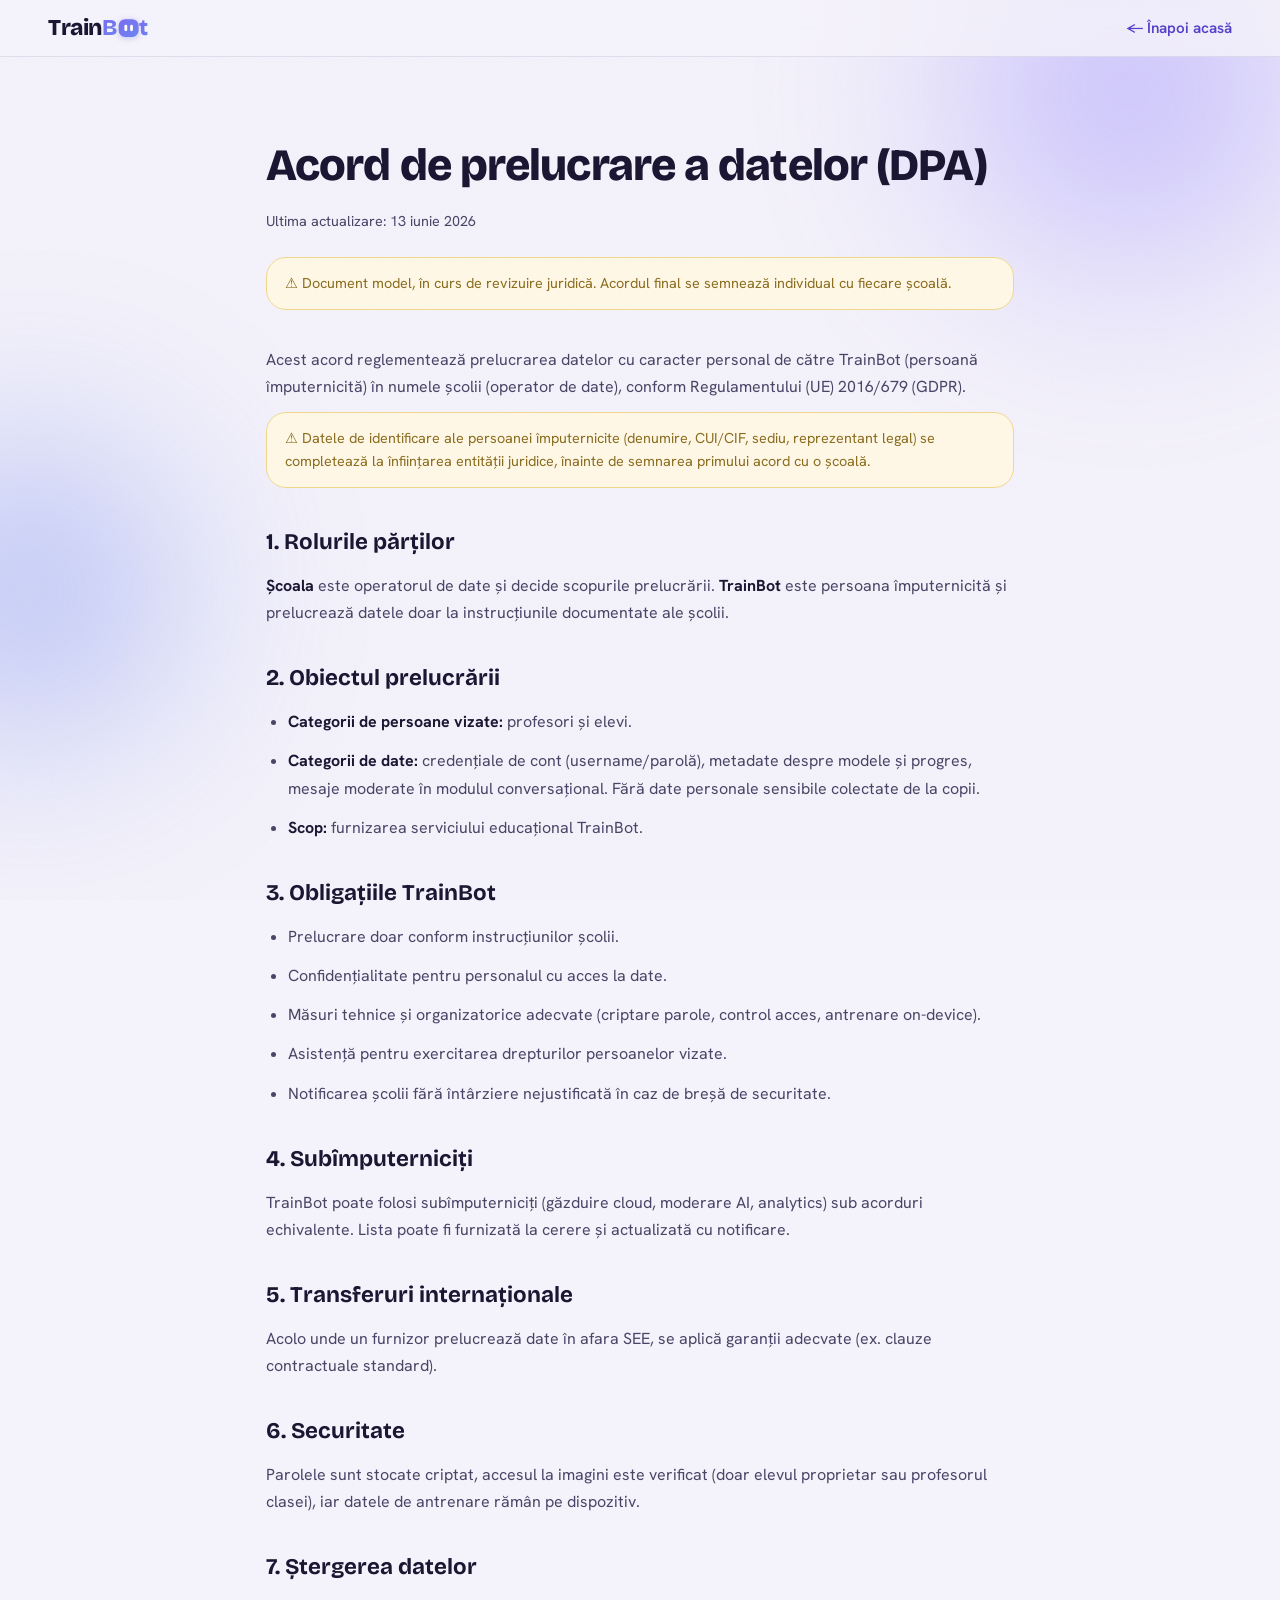
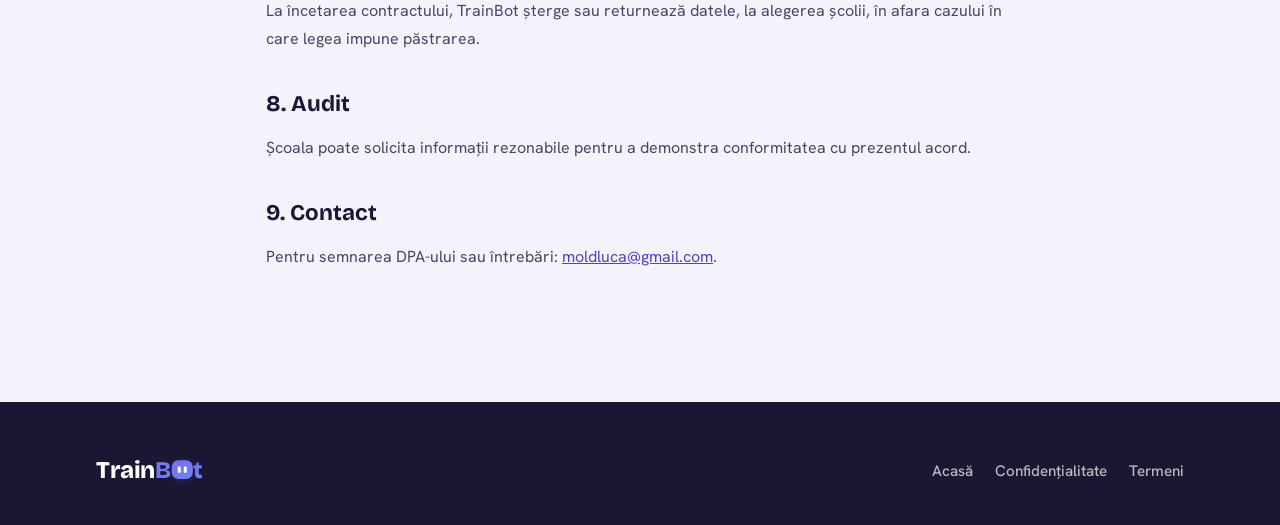
<file: dpa.html>
<!DOCTYPE html>
<html lang="ro">
<head>
  <meta charset="UTF-8" />
  <meta name="viewport" content="width=device-width, initial-scale=1.0" />
  <title>Acord de prelucrare a datelor (DPA) — TrainBot</title>
  <meta name="description" content="Acordul de prelucrare a datelor (DPA) între TrainBot și școli." />
  <meta name="robots" content="noindex" />
  <link rel="icon" href="data:image/svg+xml,<svg xmlns='http://www.w3.org/2000/svg' viewBox='0 0 100 100'><defs><linearGradient id='g' x1='0' y1='0' x2='1' y2='1'><stop offset='0' stop-color='%237B6CF0'/><stop offset='1' stop-color='%236B86F0'/></linearGradient></defs><rect width='100' height='100' rx='26' fill='url(%23g)'/><rect x='34' y='38' width='10' height='24' rx='5' fill='white'/><rect x='56' y='38' width='10' height='24' rx='5' fill='white'/></svg>" />
  <link rel="preconnect" href="https://fonts.googleapis.com" />
  <link rel="preconnect" href="https://fonts.gstatic.com" crossorigin />
  <link href="https://fonts.googleapis.com/css2?family=Bricolage+Grotesque:opsz,wght@12..96,400..800&family=Hanken+Grotesk:wght@400;500;600;700&display=swap" rel="stylesheet" />
  <link rel="stylesheet" href="styles.css" />
</head>
<body>
  <div class="bg-atmosphere" aria-hidden="true"><span class="blob blob-1"></span><span class="blob blob-2"></span></div>

  <header class="legal-topbar">
    <a href="index.html" class="logo" aria-label="TrainBot">
      <span class="logo-train">Train</span><span class="logo-bot">B</span><span class="logo-eye" aria-hidden="true">
        <svg viewBox="0 0 30 30"><defs><linearGradient id="lg" x1="0" y1="0" x2="1" y2="1"><stop offset="0" stop-color="#7B6CF0"/><stop offset="1" stop-color="#6B86F0"/></linearGradient></defs><rect x="1" y="3" width="28" height="25" rx="9" fill="url(#lg)"/><rect x="9" y="11" width="4" height="9" rx="2" fill="#fff"/><rect x="17" y="11" width="4" height="9" rx="2" fill="#fff"/></svg>
      </span><span class="logo-bot">t</span>
    </a>
    <a href="index.html" class="legal-back">← Înapoi acasă</a>
  </header>

  <main class="legal-main">
    <h1>Acord de prelucrare a datelor (DPA)</h1>
    <p class="legal-updated">Ultima actualizare: 13 iunie 2026</p>
    <div class="legal-note">⚠️ Document model, în curs de revizuire juridică. Acordul final se semnează individual cu fiecare școală.</div>

    <div class="legal-content">
      <p>Acest acord reglementează prelucrarea datelor cu caracter personal de către TrainBot (persoană împuternicită) în numele școlii (operator de date), conform Regulamentului (UE) 2016/679 (GDPR).</p>

      <div class="legal-note">⚠️ Datele de identificare ale persoanei împuternicite (denumire, CUI/CIF, sediu, reprezentant legal) se completează la înființarea entității juridice, înainte de semnarea primului acord cu o școală.</div>

      <h2>1. Rolurile părților</h2>
      <p><strong>Școala</strong> este operatorul de date și decide scopurile prelucrării. <strong>TrainBot</strong> este persoana împuternicită și prelucrează datele doar la instrucțiunile documentate ale școlii.</p>

      <h2>2. Obiectul prelucrării</h2>
      <ul>
        <li><strong>Categorii de persoane vizate:</strong> profesori și elevi.</li>
        <li><strong>Categorii de date:</strong> credențiale de cont (username/parolă), metadate despre modele și progres, mesaje moderate în modulul conversațional. Fără date personale sensibile colectate de la copii.</li>
        <li><strong>Scop:</strong> furnizarea serviciului educațional TrainBot.</li>
      </ul>

      <h2>3. Obligațiile TrainBot</h2>
      <ul>
        <li>Prelucrare doar conform instrucțiunilor școlii.</li>
        <li>Confidențialitate pentru personalul cu acces la date.</li>
        <li>Măsuri tehnice și organizatorice adecvate (criptare parole, control acces, antrenare on-device).</li>
        <li>Asistență pentru exercitarea drepturilor persoanelor vizate.</li>
        <li>Notificarea școlii fără întârziere nejustificată în caz de breșă de securitate.</li>
      </ul>

      <h2>4. Subîmputerniciți</h2>
      <p>TrainBot poate folosi subîmputerniciți (găzduire cloud, moderare AI, analytics) sub acorduri echivalente. Lista poate fi furnizată la cerere și actualizată cu notificare.</p>

      <h2>5. Transferuri internaționale</h2>
      <p>Acolo unde un furnizor prelucrează date în afara SEE, se aplică garanții adecvate (ex. clauze contractuale standard).</p>

      <h2>6. Securitate</h2>
      <p>Parolele sunt stocate criptat, accesul la imagini este verificat (doar elevul proprietar sau profesorul clasei), iar datele de antrenare rămân pe dispozitiv.</p>

      <h2>7. Ștergerea datelor</h2>
      <p>La încetarea contractului, TrainBot șterge sau returnează datele, la alegerea școlii, în afara cazului în care legea impune păstrarea.</p>

      <h2>8. Audit</h2>
      <p>Școala poate solicita informații rezonabile pentru a demonstra conformitatea cu prezentul acord.</p>

      <h2>9. Contact</h2>
      <p>Pentru semnarea DPA-ului sau întrebări: <a href="mailto:moldluca@gmail.com">moldluca@gmail.com</a>.</p>
    </div>
  </main>

  <footer class="footer">
    <div class="container footer-inner">
      <div class="footer-brand"><span class="logo logo-light"><span class="logo-train">Train</span><span class="logo-bot">B</span><span class="logo-eye"><svg viewBox="0 0 30 30"><rect x="1" y="3" width="28" height="25" rx="9" fill="url(#lg)"/><rect x="9" y="11" width="4" height="9" rx="2" fill="#fff"/><rect x="17" y="11" width="4" height="9" rx="2" fill="#fff"/></svg></span><span class="logo-bot">t</span></span></div>
      <div class="footer-links"><a href="index.html">Acasă</a><a href="privacy.html">Confidențialitate</a><a href="terms.html">Termeni</a></div>
    </div>
  </footer>
</body>
</html>
</file>
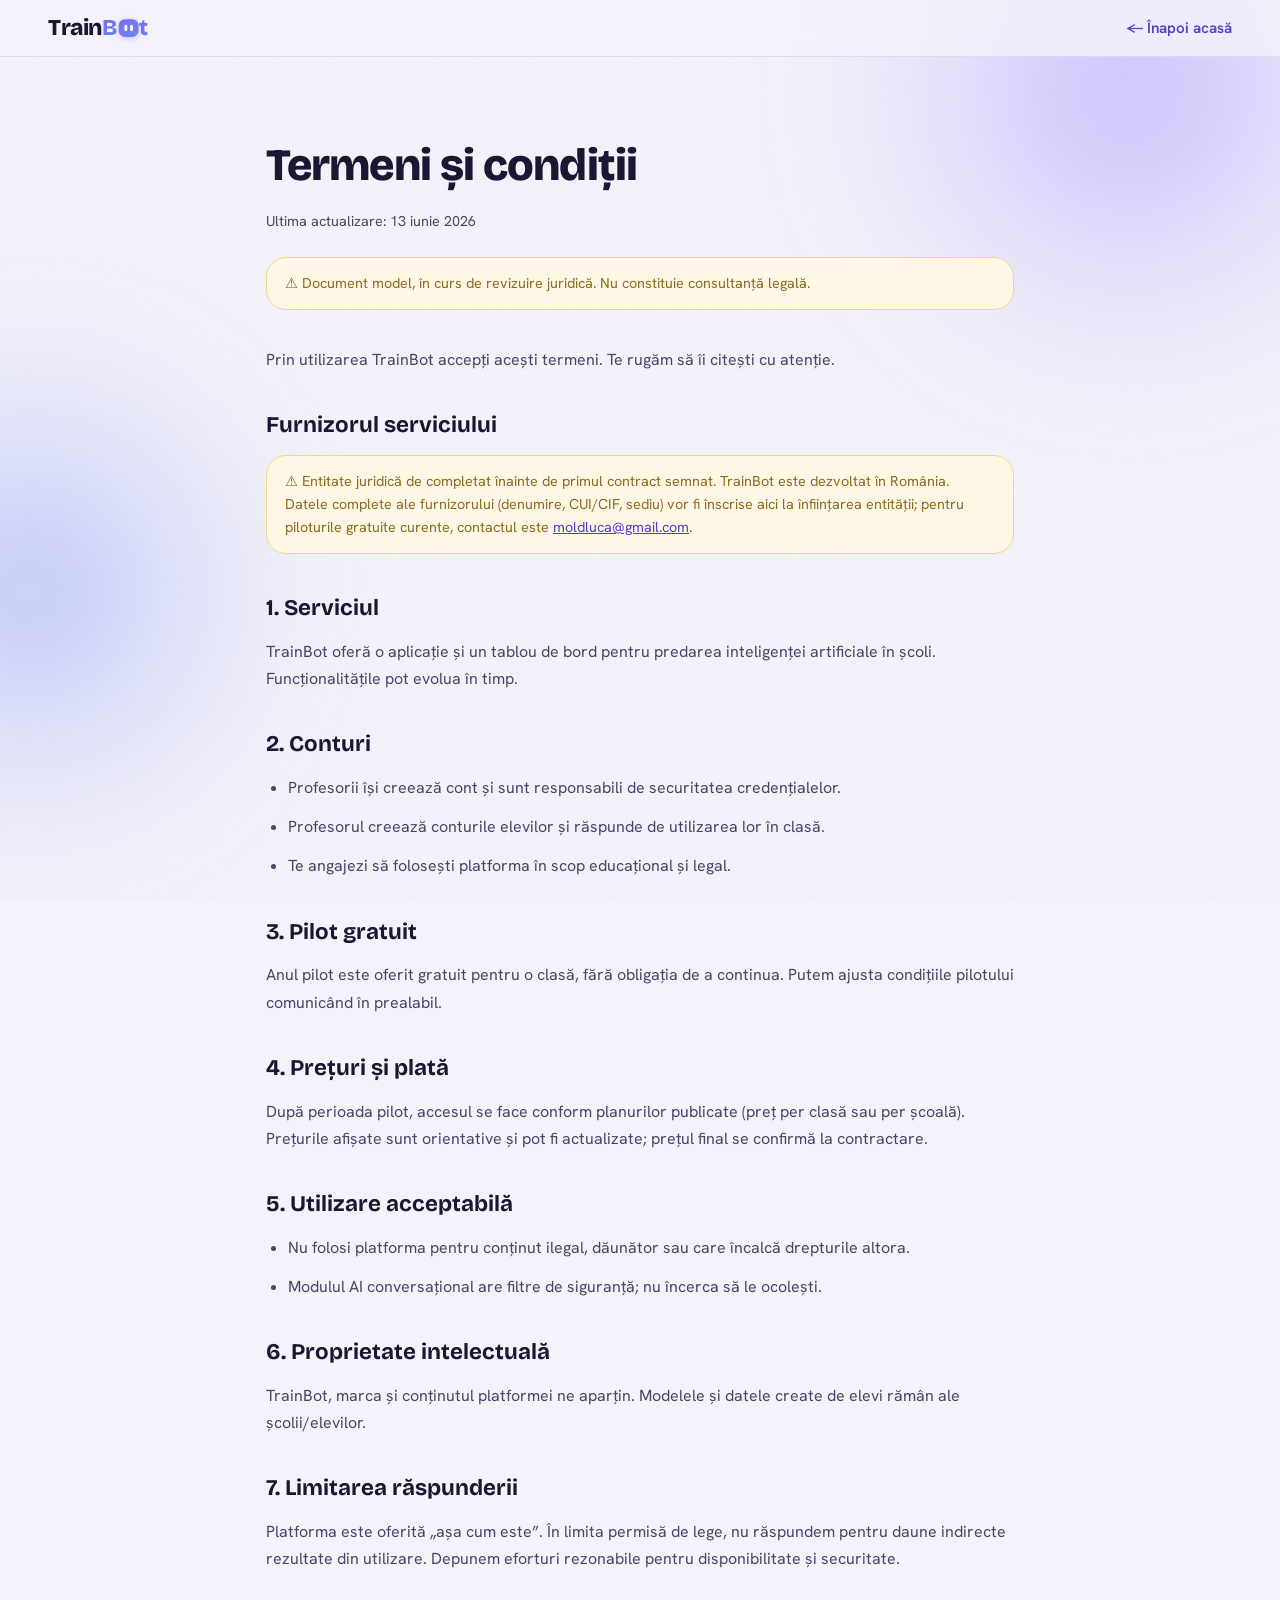
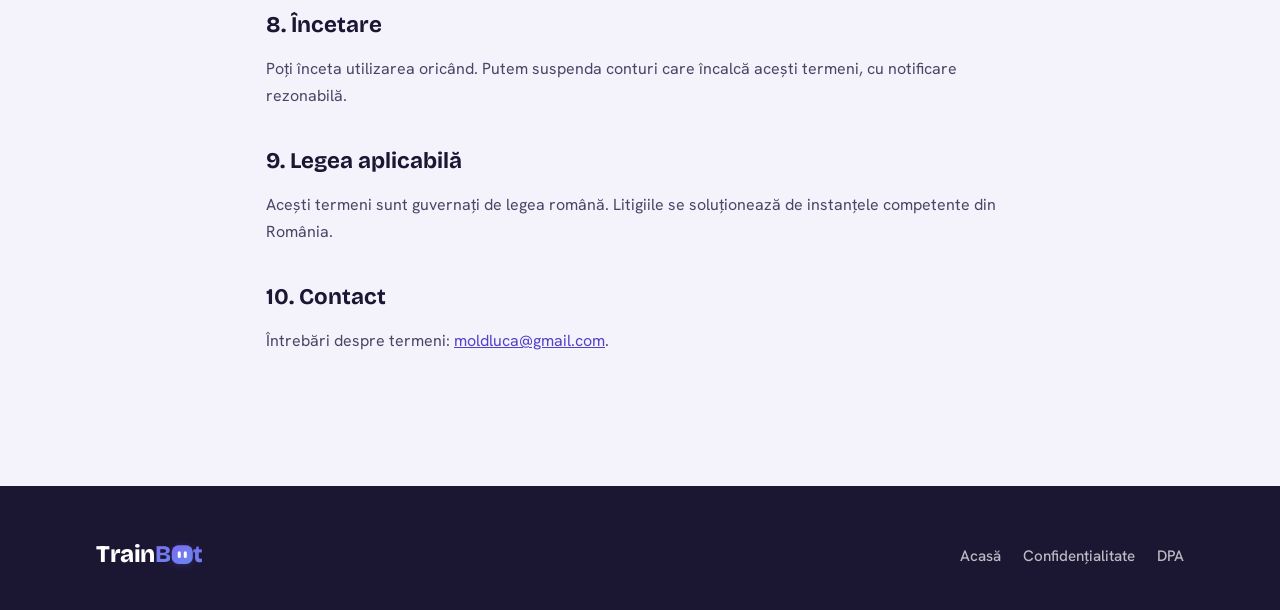
<file: terms.html>
<!DOCTYPE html>
<html lang="ro">
<head>
  <meta charset="UTF-8" />
  <meta name="viewport" content="width=device-width, initial-scale=1.0" />
  <title>Termeni și condiții — TrainBot</title>
  <meta name="description" content="Termenii și condițiile de utilizare TrainBot." />
  <meta name="robots" content="noindex" />
  <link rel="icon" href="data:image/svg+xml,<svg xmlns='http://www.w3.org/2000/svg' viewBox='0 0 100 100'><defs><linearGradient id='g' x1='0' y1='0' x2='1' y2='1'><stop offset='0' stop-color='%237B6CF0'/><stop offset='1' stop-color='%236B86F0'/></linearGradient></defs><rect width='100' height='100' rx='26' fill='url(%23g)'/><rect x='34' y='38' width='10' height='24' rx='5' fill='white'/><rect x='56' y='38' width='10' height='24' rx='5' fill='white'/></svg>" />
  <link rel="preconnect" href="https://fonts.googleapis.com" />
  <link rel="preconnect" href="https://fonts.gstatic.com" crossorigin />
  <link href="https://fonts.googleapis.com/css2?family=Bricolage+Grotesque:opsz,wght@12..96,400..800&family=Hanken+Grotesk:wght@400;500;600;700&display=swap" rel="stylesheet" />
  <link rel="stylesheet" href="styles.css" />
</head>
<body>
  <div class="bg-atmosphere" aria-hidden="true"><span class="blob blob-1"></span><span class="blob blob-2"></span></div>

  <header class="legal-topbar">
    <a href="index.html" class="logo" aria-label="TrainBot">
      <span class="logo-train">Train</span><span class="logo-bot">B</span><span class="logo-eye" aria-hidden="true">
        <svg viewBox="0 0 30 30"><defs><linearGradient id="lg" x1="0" y1="0" x2="1" y2="1"><stop offset="0" stop-color="#7B6CF0"/><stop offset="1" stop-color="#6B86F0"/></linearGradient></defs><rect x="1" y="3" width="28" height="25" rx="9" fill="url(#lg)"/><rect x="9" y="11" width="4" height="9" rx="2" fill="#fff"/><rect x="17" y="11" width="4" height="9" rx="2" fill="#fff"/></svg>
      </span><span class="logo-bot">t</span>
    </a>
    <a href="index.html" class="legal-back">← Înapoi acasă</a>
  </header>

  <main class="legal-main">
    <h1>Termeni și condiții</h1>
    <p class="legal-updated">Ultima actualizare: 13 iunie 2026</p>
    <div class="legal-note">⚠️ Document model, în curs de revizuire juridică. Nu constituie consultanță legală.</div>

    <div class="legal-content">
      <p>Prin utilizarea TrainBot accepți acești termeni. Te rugăm să îi citești cu atenție.</p>

      <h2>Furnizorul serviciului</h2>
      <div class="legal-note">⚠️ Entitate juridică de completat înainte de primul contract semnat. TrainBot este dezvoltat în România. Datele complete ale furnizorului (denumire, CUI/CIF, sediu) vor fi înscrise aici la înființarea entității; pentru piloturile gratuite curente, contactul este <a href="mailto:moldluca@gmail.com">moldluca@gmail.com</a>.</div>

      <h2>1. Serviciul</h2>
      <p>TrainBot oferă o aplicație și un tablou de bord pentru predarea inteligenței artificiale în școli. Funcționalitățile pot evolua în timp.</p>

      <h2>2. Conturi</h2>
      <ul>
        <li>Profesorii își creează cont și sunt responsabili de securitatea credențialelor.</li>
        <li>Profesorul creează conturile elevilor și răspunde de utilizarea lor în clasă.</li>
        <li>Te angajezi să folosești platforma în scop educațional și legal.</li>
      </ul>

      <h2>3. Pilot gratuit</h2>
      <p>Anul pilot este oferit gratuit pentru o clasă, fără obligația de a continua. Putem ajusta condițiile pilotului comunicând în prealabil.</p>

      <h2>4. Prețuri și plată</h2>
      <p>După perioada pilot, accesul se face conform planurilor publicate (preț per clasă sau per școală). Prețurile afișate sunt orientative și pot fi actualizate; prețul final se confirmă la contractare.</p>

      <h2>5. Utilizare acceptabilă</h2>
      <ul>
        <li>Nu folosi platforma pentru conținut ilegal, dăunător sau care încalcă drepturile altora.</li>
        <li>Modulul AI conversațional are filtre de siguranță; nu încerca să le ocolești.</li>
      </ul>

      <h2>6. Proprietate intelectuală</h2>
      <p>TrainBot, marca și conținutul platformei ne aparțin. Modelele și datele create de elevi rămân ale școlii/elevilor.</p>

      <h2>7. Limitarea răspunderii</h2>
      <p>Platforma este oferită „așa cum este”. În limita permisă de lege, nu răspundem pentru daune indirecte rezultate din utilizare. Depunem eforturi rezonabile pentru disponibilitate și securitate.</p>

      <h2>8. Încetare</h2>
      <p>Poți înceta utilizarea oricând. Putem suspenda conturi care încalcă acești termeni, cu notificare rezonabilă.</p>

      <h2>9. Legea aplicabilă</h2>
      <p>Acești termeni sunt guvernați de legea română. Litigiile se soluționează de instanțele competente din România.</p>

      <h2>10. Contact</h2>
      <p>Întrebări despre termeni: <a href="mailto:moldluca@gmail.com">moldluca@gmail.com</a>.</p>
    </div>
  </main>

  <footer class="footer">
    <div class="container footer-inner">
      <div class="footer-brand"><span class="logo logo-light"><span class="logo-train">Train</span><span class="logo-bot">B</span><span class="logo-eye"><svg viewBox="0 0 30 30"><rect x="1" y="3" width="28" height="25" rx="9" fill="url(#lg)"/><rect x="9" y="11" width="4" height="9" rx="2" fill="#fff"/><rect x="17" y="11" width="4" height="9" rx="2" fill="#fff"/></svg></span><span class="logo-bot">t</span></span></div>
      <div class="footer-links"><a href="index.html">Acasă</a><a href="privacy.html">Confidențialitate</a><a href="dpa.html">DPA</a></div>
    </div>
  </footer>
</body>
</html>
</file>
<file: styles.css>
/* ===================================================================
   TrainBot — site de prezentare
   Brand: purple futuristic friendly AI. Distinct, nu "purple pe alb".
   =================================================================== */

:root {
  --purple: #7B6CF0;
  --purple-blue: #6B86F0;
  --purple-deep: #5341c8;
  --purple-ink: #2a2070;
  --ink: #1b1733;
  --ink-soft: #4a4566;
  --cream: #f4f2fb;      /* warm off-white, nu alb pur */
  --lavender: #e9e6fa;
  --white: #ffffff;
  --line: rgba(43, 32, 112, 0.10);

  --grad: linear-gradient(135deg, var(--purple) 0%, var(--purple-blue) 100%);
  --grad-deep: linear-gradient(135deg, var(--purple-deep) 0%, var(--purple) 60%, var(--purple-blue) 100%);

  --shadow-sm: 0 2px 8px rgba(43, 32, 112, 0.06);
  --shadow-md: 0 12px 34px rgba(91, 79, 212, 0.14);
  --shadow-lg: 0 30px 70px rgba(91, 79, 212, 0.22);
  --shadow-glow: 0 0 50px rgba(123, 108, 240, 0.45);

  --r-sm: 12px;
  --r-md: 20px;
  --r-lg: 30px;
  --r-xl: 42px;

  --font-display: 'Bricolage Grotesque', system-ui, sans-serif;
  --font-body: 'Hanken Grotesk', system-ui, sans-serif;

  --maxw: 1140px;
}

* { margin: 0; padding: 0; box-sizing: border-box; }

html { scroll-behavior: smooth; scroll-padding-top: 90px; }

body {
  font-family: var(--font-body);
  color: var(--ink);
  background: var(--cream);
  line-height: 1.6;
  overflow-x: hidden;
  -webkit-font-smoothing: antialiased;
  position: relative;
}

/* subtle grain texture overlay */
body::before {
  content: "";
  position: fixed; inset: 0;
  pointer-events: none; z-index: 1;
  opacity: 0.035;
  background-image: url("data:image/svg+xml,%3Csvg xmlns='http://www.w3.org/2000/svg' width='200' height='200'%3E%3Cfilter id='n'%3E%3CfeTurbulence type='fractalNoise' baseFrequency='0.9' numOctaves='3'/%3E%3C/filter%3E%3Crect width='100%25' height='100%25' filter='url(%23n)'/%3E%3C/svg%3E");
}

img, svg { display: block; max-width: 100%; }
a { color: inherit; text-decoration: none; }
ul { list-style: none; }

/* ---------- atmospheric blobs ---------- */
.bg-atmosphere { position: fixed; inset: 0; z-index: 0; pointer-events: none; overflow: hidden; }
.blob {
  position: absolute; border-radius: 50%;
  filter: blur(80px); opacity: 0.5;
}
.blob-1 { width: 540px; height: 540px; background: radial-gradient(circle, #8e7cff, transparent 70%); top: -180px; right: -120px; animation: float1 22s ease-in-out infinite; }
.blob-2 { width: 460px; height: 460px; background: radial-gradient(circle, #6b86f0, transparent 70%); top: 40%; left: -200px; animation: float2 26s ease-in-out infinite; }
.blob-3 { width: 400px; height: 400px; background: radial-gradient(circle, #b9a8ff, transparent 70%); bottom: -160px; right: 10%; animation: float1 30s ease-in-out infinite reverse; }
@keyframes float1 { 0%,100% { transform: translate(0,0); } 50% { transform: translate(40px, 50px); } }
@keyframes float2 { 0%,100% { transform: translate(0,0); } 50% { transform: translate(60px, -40px); } }

.container { width: 100%; max-width: var(--maxw); margin: 0 auto; padding: 0 26px; position: relative; z-index: 2; }
.container.narrow { max-width: 820px; }

/* ===================== NAV ===================== */
.nav {
  position: fixed; top: 0; left: 0; right: 0; z-index: 50;
  display: flex; align-items: center; gap: 24px;
  padding: 16px clamp(20px, 4vw, 48px);
  backdrop-filter: blur(14px);
  background: rgba(244, 242, 251, 0.72);
  border-bottom: 1px solid transparent;
  transition: border-color .3s, background .3s, box-shadow .3s;
}
.nav.scrolled { border-color: var(--line); box-shadow: var(--shadow-sm); }

.brand { display: flex; align-items: center; font-weight: 700; }
.brand-name { font-family: var(--font-display); font-weight: 800; font-size: 1.32rem; letter-spacing: -.02em; }

/* ---- logo wordmark (concept C: ochi-robot ca „o") ---- */
.logo {
  display: inline-flex; align-items: center; font-family: var(--font-display);
  font-weight: 800; font-size: 1.42rem; letter-spacing: -.02em; line-height: 1; white-space: nowrap;
}
.logo-train { color: var(--ink); }
.logo-bot {
  background: var(--grad); -webkit-background-clip: text; background-clip: text; -webkit-text-fill-color: transparent;
}
.logo-eye { display: inline-flex; align-items: center; }
.logo-eye svg { width: .94em; height: .94em; margin: 0 .015em; filter: drop-shadow(0 1px 3px rgba(91,79,212,.3)); }
.logo-light .logo-train { color: #fff; }

.nav-links { display: flex; gap: 28px; margin-left: auto; font-weight: 500; font-size: .98rem; }
.nav-links a { color: var(--ink-soft); transition: color .2s; }
.nav-links a:hover { color: var(--purple-deep); }

.nav-actions { display: flex; align-items: center; gap: 14px; }

.lang-switch { display: inline-flex; background: var(--lavender); border-radius: 999px; padding: 3px; }
.lang-switch button {
  border: none; background: transparent; cursor: pointer;
  font: 600 .82rem var(--font-body); color: var(--ink-soft);
  padding: 5px 12px; border-radius: 999px; transition: all .2s;
}
.lang-switch button.is-active { background: var(--white); color: var(--purple-deep); box-shadow: var(--shadow-sm); }

/* ===================== BUTTONS ===================== */
.btn {
  display: inline-flex; align-items: center; justify-content: center; gap: 8px;
  font-family: var(--font-body); font-weight: 600; font-size: 1rem;
  padding: 14px 26px; border-radius: 999px; cursor: pointer; border: none;
  transition: transform .25s cubic-bezier(.2,.9,.3,1.2), box-shadow .25s, background .25s;
  white-space: nowrap;
}
.btn-sm { padding: 9px 18px; font-size: .92rem; }
.btn-block { width: 100%; padding: 16px; font-size: 1.05rem; }
.btn-primary { background: var(--grad); color: #fff; box-shadow: var(--shadow-md); }
.btn-primary:hover { transform: translateY(-2px) scale(1.015); box-shadow: var(--shadow-lg); }
.btn-ghost { background: transparent; color: var(--purple-deep); border: 1.5px solid var(--line); }
.btn-ghost:hover { background: var(--white); border-color: var(--purple); transform: translateY(-2px); }

/* ===================== HERO ===================== */
.hero { padding: 150px 26px 90px; position: relative; z-index: 2; }
.hero-inner {
  max-width: var(--maxw); margin: 0 auto;
  display: grid; grid-template-columns: 1.1fr .9fr; gap: 48px; align-items: center;
}
.hero-inner > * { min-width: 0; }
.hero-copy { min-width: 0; max-width: 100%; }
.hero-title { overflow-wrap: break-word; }
.eyebrow {
  display: inline-block; font-weight: 600; font-size: .82rem; letter-spacing: .08em;
  text-transform: uppercase; color: var(--purple-deep);
  background: var(--lavender); padding: 7px 15px; border-radius: 999px; margin-bottom: 22px;
}
.hero-title {
  font-family: var(--font-display); font-weight: 800;
  font-size: clamp(2.05rem, 7vw, 4.1rem); line-height: 1.05; letter-spacing: -.03em;
  margin-bottom: 22px;
  background: linear-gradient(120deg, var(--ink) 30%, var(--purple-deep) 100%);
  -webkit-background-clip: text; background-clip: text; -webkit-text-fill-color: transparent;
}
.hero-sub { font-size: 1.18rem; color: var(--ink-soft); max-width: 540px; margin-bottom: 32px; }
.hero-cta { display: flex; gap: 14px; flex-wrap: wrap; margin-bottom: 30px; }
.hero-trust { display: flex; align-items: center; gap: 12px; flex-wrap: wrap; font-size: .9rem; color: var(--ink-soft); font-weight: 500; }
.hero-trust .dot { color: var(--purple); }

.hero-mascot { display: flex; flex-direction: column; align-items: center; gap: 18px; }
.mascot-caption {
  font-family: var(--font-display); font-weight: 600; font-size: 1rem; color: var(--purple-deep);
  background: var(--white); padding: 12px 20px; border-radius: 18px 18px 18px 4px;
  box-shadow: var(--shadow-md); max-width: 280px; text-align: center; position: relative;
}

/* ===================== MASCOT (din MascotView.swift) ===================== */
.mascot { position: relative; display: grid; place-items: center; }
.mascot-xl { --m: 200px; }
.mascot-md { --m: 96px; }
.mascot-sm { --m: 66px; }
.mascot-head {
  width: var(--m); height: calc(var(--m) * 0.95);
  border-radius: calc(var(--m) * 0.28);
  background: var(--grad);
  box-shadow: var(--shadow-glow), inset 0 -8px 24px rgba(42,32,112,.25), inset 0 6px 18px rgba(255,255,255,.25);
  display: grid; place-items: center;
  position: relative; z-index: 2;
  animation: bob 4.5s ease-in-out infinite;
}
.mascot-glow {
  position: absolute; width: calc(var(--m) * 1.1); height: calc(var(--m) * 1.1);
  border-radius: 50%; background: radial-gradient(circle, rgba(123,108,240,.4), transparent 65%);
  filter: blur(20px); z-index: 1; animation: pulseGlow 4s ease-in-out infinite;
}
@keyframes bob { 0%,100% { transform: translateY(0); } 50% { transform: translateY(-10px); } }
@keyframes pulseGlow { 0%,100% { opacity: .5; transform: scale(1); } 50% { opacity: .8; transform: scale(1.08); } }

.mascot-eyes { display: flex; gap: calc(var(--m) * 0.16); transform: translateY(calc(var(--m) * -0.04)); }
.eye {
  width: calc(var(--m) * 0.13); height: calc(var(--m) * 0.18);
  background: #fff; border-radius: 999px;
  box-shadow: 0 0 10px rgba(255,255,255,.6);
  transition: height .18s ease, transform .25s ease, border-radius .2s;
}
/* state: idle — blink */
.mascot[data-state="idle"] .eye { animation: blink 5s infinite; }
@keyframes blink { 0%,92%,100% { height: calc(var(--m) * 0.18); } 95% { height: calc(var(--m) * 0.02); } }
/* state: thinking — small round eyes */
.mascot[data-state="thinking"] .eye { height: calc(var(--m) * 0.09); width: calc(var(--m) * 0.09); border-radius: 50%; }
/* state: learning — pulsing round eyes */
.mascot[data-state="learning"] .eye { height: calc(var(--m) * 0.18); width: calc(var(--m) * 0.18); border-radius: 50%; animation: learnPulse 1s ease-in-out infinite; }
@keyframes learnPulse { 0%,100% { transform: scale(1); opacity: 1; } 50% { transform: scale(1.25); opacity: .75; } }
/* state: happy — arc/smile eyes */
.mascot[data-state="happy"] .eye {
  height: calc(var(--m) * 0.10); border-radius: 0 0 999px 999px;
  background: transparent; border-bottom: calc(var(--m)*0.045) solid #fff; box-shadow: none;
}
/* state: confused — tilted */
.mascot[data-state="confused"] .eye-l { transform: rotate(-15deg); }
.mascot[data-state="confused"] .eye-r { transform: rotate(15deg); }

/* ===================== SECTIONS base ===================== */
.section { padding: clamp(70px, 9vw, 120px) 0; position: relative; z-index: 2; }
.section-head { margin-bottom: 56px; }
.section-head.center { text-align: center; max-width: 680px; margin-left: auto; margin-right: auto; }
.section-tag {
  display: inline-block; font-weight: 700; font-size: .78rem; letter-spacing: .1em;
  text-transform: uppercase; color: var(--purple); margin-bottom: 16px;
}
.section-tag.light { color: #c9beff; }
.section-title {
  font-family: var(--font-display); font-weight: 800;
  font-size: clamp(1.9rem, 3.6vw, 2.9rem); line-height: 1.1; letter-spacing: -.025em;
  margin-bottom: 18px;
}
.section-lead { font-size: 1.14rem; color: var(--ink-soft); }
.section-head.center .section-lead { margin-left: auto; margin-right: auto; }

/* ---------- PROBLEM ---------- */
.problem .section-lead { margin-bottom: 48px; }
.problem-grid { display: grid; grid-template-columns: repeat(3, 1fr); gap: 22px; }
.problem-card {
  background: var(--white); border-radius: var(--r-lg); padding: 32px 26px;
  box-shadow: var(--shadow-sm); border: 1px solid var(--line); transition: transform .3s, box-shadow .3s;
}
.problem-card:hover { transform: translateY(-6px); box-shadow: var(--shadow-md); }
.problem-icon { font-size: 2rem; display: block; margin-bottom: 14px; }
.problem-card h3 { font-family: var(--font-display); font-weight: 700; font-size: 1.22rem; margin-bottom: 8px; }
.problem-card p { color: var(--ink-soft); font-size: .98rem; }

/* ---------- HOW ---------- */
.steps { display: grid; grid-template-columns: repeat(3, 1fr); gap: 24px; position: relative; }
.step {
  background: linear-gradient(180deg, var(--white), #faf9ff);
  border-radius: var(--r-lg); padding: 36px 28px 32px;
  border: 1px solid var(--line); box-shadow: var(--shadow-sm);
  transition: transform .3s, box-shadow .3s, border-color .3s; position: relative; overflow: hidden;
}
.step::before { content: ""; position: absolute; inset: 0 0 auto 0; height: 4px; background: var(--grad); transform: scaleX(0); transform-origin: left; transition: transform .4s; }
.step.is-active, .step:hover { transform: translateY(-6px); box-shadow: var(--shadow-md); border-color: transparent; }
.step.is-active::before, .step:hover::before { transform: scaleX(1); }
.step-num { font-family: var(--font-display); font-weight: 800; font-size: 2.4rem; color: var(--purple); opacity: .25; line-height: 1; }
.step h3 { font-family: var(--font-display); font-weight: 700; font-size: 1.3rem; margin: 10px 0 10px; }
.step p { color: var(--ink-soft); }
.how-mascot { display: flex; justify-content: center; margin: -10px auto 44px; }
.how-mascot .mascot-head { animation-duration: 3.8s; }

/* ---------- SPLIT (teachers / kids) ---------- */
.container.split { display: grid; grid-template-columns: 1fr 1fr; gap: 60px; align-items: center; }
.container.split.reverse .split-visual { order: -1; }
.split-copy .section-lead { margin-bottom: 26px; }
.feature-list { display: flex; flex-direction: column; gap: 14px; margin-bottom: 30px; }
.feature-list li { padding-left: 30px; position: relative; color: var(--ink-soft); }
.feature-list li strong { color: var(--ink); }
.feature-list li::before {
  content: ""; position: absolute; left: 0; top: 8px; width: 16px; height: 16px;
  border-radius: 50%; background: var(--grad);
  box-shadow: 0 0 0 4px rgba(123,108,240,.14);
}

/* ---------- MOCKUPS ---------- */
.split-visual { display: flex; flex-direction: column; align-items: center; gap: 12px; }
.visual-note { font-size: .8rem; color: var(--ink-soft); opacity: .7; }

.mockup-browser {
  width: 100%; max-width: 480px; background: var(--white);
  border-radius: var(--r-md); box-shadow: var(--shadow-lg); overflow: hidden;
  border: 1px solid var(--line); transform: perspective(1200px) rotateY(-6deg) rotateX(2deg);
  transition: transform .5s;
}
.mockup-browser:hover { transform: perspective(1200px) rotateY(0) rotateX(0); }
.mock-bar { display: flex; align-items: center; gap: 6px; padding: 11px 14px; background: #f0eef9; border-bottom: 1px solid var(--line); }
.mock-bar span { width: 10px; height: 10px; border-radius: 50%; background: #d4cdf0; }
.mock-bar em { margin-left: 12px; font-size: .72rem; color: var(--ink-soft); font-style: normal; }
.mock-body { display: flex; min-height: 260px; }
.mock-side { width: 64px; background: var(--grad-deep); padding: 16px 0; display: flex; flex-direction: column; align-items: center; gap: 14px; }
.mock-logo { font-family: var(--font-display); font-weight: 800; color: #fff; font-size: .9rem; }
.mock-nav { width: 30px; height: 8px; border-radius: 4px; background: rgba(255,255,255,.3); }
.mock-nav.is-on { background: #fff; }
.mock-main { flex: 1; padding: 20px; }
.mock-stats { display: flex; gap: 12px; margin-bottom: 18px; }
.mock-stat { flex: 1; background: #f6f4ff; border-radius: 12px; padding: 12px; text-align: center; }
.mock-stat b { font-family: var(--font-display); font-size: 1.4rem; color: var(--purple-deep); display: block; }
.mock-stat i { font-size: .68rem; color: var(--ink-soft); font-style: normal; }
.mock-row { display: flex; align-items: center; gap: 10px; padding: 9px 0; border-bottom: 1px solid var(--line); }
.mock-avatar { width: 26px; height: 26px; border-radius: 50%; background: var(--grad); flex-shrink: 0; }
.mock-bar-line { height: 8px; border-radius: 4px; background: #e6e2f5; }
.mock-bar-line.w80 { width: 80%; } .mock-bar-line.w60 { width: 60%; } .mock-bar-line.w90 { width: 90%; } .mock-bar-line.w50 { width: 50%; }
.mock-pill { width: 18px; height: 18px; border-radius: 50%; background: #e0dbf2; margin-left: auto; flex-shrink: 0; }
.mock-pill.ok { background: #5fd0a0; }

.mockup-phone {
  width: 240px; background: #16122e; border-radius: 38px; padding: 12px;
  box-shadow: var(--shadow-lg); position: relative; border: 3px solid #2a2350;
}
.phone-notch { width: 90px; height: 22px; background: #16122e; border-radius: 0 0 14px 14px; position: absolute; top: 12px; left: 50%; transform: translateX(-50%); z-index: 3; }
.phone-screen { background: var(--cream); border-radius: 28px; padding: 38px 20px 24px; display: flex; flex-direction: column; align-items: center; gap: 14px; min-height: 420px; }
.phone-mascot { margin-top: 8px; }
.phone-title { font-family: var(--font-display); font-weight: 700; color: var(--purple-deep); font-size: 1.05rem; }
.phone-progress { width: 100%; height: 8px; background: var(--lavender); border-radius: 999px; overflow: hidden; }
.phone-progress span { display: block; height: 100%; width: 40%; background: var(--grad); border-radius: 999px; animation: loadbar 2.6s ease-in-out infinite; }
@keyframes loadbar { 0% { width: 12%; } 50% { width: 78%; } 100% { width: 12%; } }
.phone-chips { display: flex; gap: 10px; }
.chip { width: 42px; height: 42px; border-radius: 14px; background: var(--white); display: grid; place-items: center; font-size: 1.3rem; box-shadow: var(--shadow-sm); }
.phone-btn { margin-top: auto; width: 100%; text-align: center; padding: 13px; background: var(--grad); color: #fff; border-radius: 16px; font-weight: 600; }

/* ---------- SAFETY (dark) ---------- */
.safety { background: var(--grad-deep); color: #fff; border-radius: var(--r-xl); margin: 0 14px; overflow: hidden; }
.safety::after { content: ""; position: absolute; inset: 0; background: radial-gradient(circle at 80% 0%, rgba(255,255,255,.12), transparent 50%); pointer-events: none; }
.safety .section-title { color: #fff; -webkit-text-fill-color: #fff; }
.safety .section-lead { color: rgba(255,255,255,.82); }
.safety-grid { display: grid; grid-template-columns: repeat(4, 1fr); gap: 18px; }
.safety-card { background: rgba(255,255,255,.08); border: 1px solid rgba(255,255,255,.15); border-radius: var(--r-md); padding: 26px 22px; backdrop-filter: blur(6px); transition: transform .3s, background .3s; }
.safety-card:hover { transform: translateY(-6px); background: rgba(255,255,255,.14); }
.safety-ic { font-size: 1.7rem; display: block; margin-bottom: 12px; }
.safety-card h3 { font-family: var(--font-display); font-weight: 700; font-size: 1.08rem; margin-bottom: 8px; color: #fff; }
.safety-card p { font-size: .92rem; color: rgba(255,255,255,.78); }

/* ---------- PRICING ---------- */
.price-grid { display: grid; grid-template-columns: repeat(3, 1fr); gap: 22px; align-items: stretch; }
.price-card {
  background: var(--white); border: 1px solid var(--line); border-radius: var(--r-lg);
  padding: 34px 28px; display: flex; flex-direction: column; box-shadow: var(--shadow-sm);
  transition: transform .3s, box-shadow .3s; position: relative;
}
.price-card:hover { transform: translateY(-6px); box-shadow: var(--shadow-md); }
.price-card.featured {
  background: var(--grad-deep); color: #fff; border: none;
  box-shadow: var(--shadow-lg); transform: scale(1.03);
}
.price-card.featured:hover { transform: scale(1.03) translateY(-6px); }
.price-badge {
  position: absolute; top: 18px; right: 18px; font-size: .7rem; font-weight: 700; letter-spacing: .06em;
  text-transform: uppercase; background: rgba(255,255,255,.22); color: #fff; padding: 5px 11px; border-radius: 999px;
}
.price-name { font-family: var(--font-display); font-weight: 700; font-size: 1.15rem; margin-bottom: 14px; }
.price-amount { display: flex; align-items: baseline; gap: 8px; margin-bottom: 8px; flex-wrap: wrap; }
.price-big { font-family: var(--font-display); font-weight: 800; font-size: 2.3rem; line-height: 1; letter-spacing: -.02em; }
.featured .price-big { color: #fff; }
.price-card:not(.featured) .price-big { background: var(--grad); -webkit-background-clip: text; background-clip: text; -webkit-text-fill-color: transparent; }
.price-per { font-size: .92rem; color: var(--ink-soft); }
.featured .price-per { color: rgba(255,255,255,.8); }
.price-desc { font-size: .95rem; color: var(--ink-soft); margin-bottom: 20px; }
.featured .price-desc { color: rgba(255,255,255,.85); }
.price-feats { display: flex; flex-direction: column; gap: 11px; margin-bottom: 26px; flex: 1; }
.price-feats li { padding-left: 26px; position: relative; font-size: .95rem; }
.price-feats li::before {
  content: "✓"; position: absolute; left: 0; top: -1px; font-weight: 800; color: var(--purple);
}
.featured .price-feats li::before { color: #fff; }
.price-card.featured .btn-primary { background: #fff; color: var(--purple-deep); }
.price-card.featured .btn-primary:hover { background: #fff; }
.price-foot { text-align: center; margin-top: 28px; font-size: .85rem; color: var(--ink-soft); }

/* ---------- PILOT FORM ---------- */
.pilot { }
.pilot-card {
  background: var(--white); border-radius: var(--r-xl); padding: clamp(36px, 5vw, 60px);
  box-shadow: var(--shadow-lg); border: 1px solid var(--line); text-align: center; position: relative;
}
.pilot-mascot { display: flex; justify-content: center; margin-bottom: 10px; }
.pilot-card .section-lead { max-width: 480px; margin: 0 auto 32px; }
.pilot-form { display: grid; gap: 16px; max-width: 460px; margin: 0 auto; text-align: left; }
.field { display: flex; flex-direction: column; gap: 6px; }
.field label { font-weight: 600; font-size: .88rem; color: var(--ink); }
.field input, .field textarea {
  font: inherit; padding: 13px 16px; border: 1.5px solid var(--line); border-radius: 14px;
  background: #faf9ff; color: var(--ink); transition: border-color .2s, box-shadow .2s; resize: vertical;
}
.field input:focus, .field textarea:focus { outline: none; border-color: var(--purple); box-shadow: 0 0 0 4px rgba(123,108,240,.14); }
.form-status { text-align: center; font-weight: 600; font-size: .95rem; min-height: 1.2em; }
.form-status.ok { color: #2faf7a; }
.form-status.err { color: #d6536a; }
.form-status a { color: inherit; text-decoration: underline; }
.hp-field { position: absolute; left: -9999px; width: 1px; height: 1px; overflow: hidden; }
.pilot-direct { text-align: center; margin-top: 14px; font-size: .95rem; color: var(--muted, #6b6880); }
.pilot-direct a { color: var(--purple); font-weight: 600; }

/* ---------- FOOTER ---------- */
.footer { background: var(--ink); color: rgba(255,255,255,.7); padding: 56px 0 40px; margin-top: 40px; position: relative; z-index: 2; }
.footer-inner { display: flex; flex-wrap: wrap; gap: 30px; justify-content: space-between; align-items: center; }
.footer-brand .brand-name { color: #fff; font-size: 1.3rem; }
.footer-brand .logo { font-size: 1.5rem; }
.footer-brand p { font-size: .9rem; max-width: 320px; margin-top: 6px; }
.footer-links { display: flex; gap: 22px; font-weight: 500; font-size: .95rem; }
.footer-links a { color: rgba(255,255,255,.7); transition: color .2s; }
.footer-links a:hover { color: var(--purple-blue); }
.footer-meta { font-size: .82rem; color: rgba(255,255,255,.45); }

/* ---------- DEMO interactiv ---------- */
.demo-card {
  background: var(--white); border: 1px solid var(--line); border-radius: var(--r-xl);
  box-shadow: var(--shadow-lg); padding: clamp(28px, 4vw, 48px); position: relative; overflow: hidden;
}
.demo-card .demo-mascot { position: absolute; top: 22px; right: 26px; margin: 0; }
.demo-instr { font-weight: 600; color: var(--ink); margin-bottom: 18px; display: flex; align-items: center; gap: 10px; }
.demo-step-n { display: inline-grid; place-items: center; width: 26px; height: 26px; border-radius: 50%; background: var(--grad); color: #fff; font-family: var(--font-display); font-weight: 700; font-size: .9rem; flex-shrink: 0; }
.demo-palette { display: flex; flex-wrap: wrap; gap: 10px; margin-bottom: 22px; min-height: 56px; }
.demo-chip {
  width: 52px; height: 52px; border-radius: 14px; border: 2px solid var(--line); background: var(--cream);
  font-size: 1.7rem; display: grid; place-items: center; cursor: pointer; transition: transform .15s, border-color .2s, box-shadow .2s;
}
.demo-chip:hover { transform: translateY(-3px); }
.demo-chip.selected { border-color: var(--purple); box-shadow: 0 0 0 4px rgba(123,108,240,.18); transform: translateY(-3px) scale(1.05); }
.demo-buckets { display: grid; grid-template-columns: 1fr 1fr; gap: 14px; margin-bottom: 22px; }
.demo-bucket { text-align: left; background: #faf9ff; border: 2px dashed var(--line); border-radius: var(--r-md); padding: 16px; cursor: pointer; transition: border-color .2s, background .2s; font: inherit; }
.demo-bucket:hover { border-color: var(--purple); background: #f4f1ff; }
.demo-bucket.armed { border-style: solid; border-color: var(--purple); }
.demo-bucket h4 { font-family: var(--font-display); font-weight: 700; font-size: 1.02rem; margin-bottom: 10px; }
.bucket-items { display: flex; flex-wrap: wrap; gap: 6px; min-height: 38px; }
.bucket-items span { font-size: 1.4rem; animation: chipDrop .25s ease; }
@keyframes chipDrop { from { transform: scale(0); } to { transform: scale(1); } }
.demo-progress { height: 12px; background: var(--lavender); border-radius: 999px; overflow: hidden; margin-top: 14px; }
.demo-progress span { display: block; height: 100%; width: 0; background: var(--grad); border-radius: 999px; transition: width 1.6s ease; }
.demo-test { display: flex; align-items: center; gap: 18px; margin-bottom: 18px; }
.demo-test-item { width: 76px; height: 76px; border-radius: 18px; background: var(--cream); border: 2px solid var(--line); display: grid; place-items: center; font-size: 2.4rem; }
.demo-result { border-radius: var(--r-md); padding: 16px 18px; margin-bottom: 18px; font-weight: 600; animation: faqIn .35s ease; }
.demo-result.ok { background: rgba(95,208,160,.14); color: #1f8f63; }
.demo-result.no { background: rgba(214,83,106,.12); color: #c2415a; }
.demo-result b { font-family: var(--font-display); }

/* ---------- LEARN (ce învață copiii) ---------- */
.learn-grid { display: grid; grid-template-columns: repeat(3, 1fr); gap: 20px; }
.learn-card { background: var(--white); border: 1px solid var(--line); border-radius: var(--r-md); padding: 28px 24px; transition: transform .3s, box-shadow .3s; }
.learn-card:hover { transform: translateY(-5px); box-shadow: var(--shadow-md); }
.learn-ic { font-size: 1.8rem; display: block; margin-bottom: 12px; }
.learn-card h3 { font-family: var(--font-display); font-weight: 700; font-size: 1.12rem; margin-bottom: 7px; }
.learn-card p { color: var(--ink-soft); font-size: .95rem; }

/* ---------- PROOF (dovadă socială) ---------- */
.proof-stats {
  display: grid; grid-template-columns: repeat(4, 1fr); gap: 20px;
  background: var(--white); border: 1px solid var(--line); border-radius: var(--r-lg);
  padding: 34px 24px; box-shadow: var(--shadow-sm);
}
.proof-stat { text-align: center; }
.proof-stat b { font-family: var(--font-display); font-weight: 800; font-size: 2.2rem; display: block; background: var(--grad); -webkit-background-clip: text; background-clip: text; -webkit-text-fill-color: transparent; line-height: 1.1; }
.proof-stat span { font-size: .9rem; color: var(--ink-soft); }
.proof-grid { display: grid; grid-template-columns: repeat(3, 1fr); gap: 20px; }
.proof-card { background: var(--white); border: 1px solid var(--line); border-radius: var(--r-lg); padding: 28px 26px; box-shadow: var(--shadow-sm); display: flex; flex-direction: column; gap: 18px; }
.proof-card blockquote { font-size: 1.04rem; line-height: 1.55; color: var(--ink); font-weight: 500; }
.proof-card figcaption { display: flex; align-items: center; gap: 12px; }
.proof-av { width: 42px; height: 42px; border-radius: 50%; background: var(--grad); color: #fff; display: grid; place-items: center; font-family: var(--font-display); font-weight: 700; flex-shrink: 0; }
.proof-card figcaption b { display: block; font-size: .95rem; }
.proof-card figcaption i { font-style: normal; font-size: .85rem; color: var(--ink-soft); }
.proof-note { text-align: center; margin-top: 22px; font-size: .82rem; color: var(--ink-soft); opacity: .7; }

/* ---------- ABOUT (despre) ---------- */
.about-card { background: var(--white); border: 1px solid var(--line); border-radius: var(--r-xl); padding: clamp(34px, 5vw, 60px); box-shadow: var(--shadow-md); text-align: center; position: relative; }
.about-mascot { display: flex; justify-content: center; margin-bottom: 14px; }
.about-card .section-lead { margin: 0 auto 18px; }
.about-p2 { color: var(--ink-soft); max-width: 560px; margin: 0 auto 26px; }
.about-meta { display: flex; gap: 14px; justify-content: center; flex-wrap: wrap; }
.about-meta span { font-size: .9rem; font-weight: 600; color: var(--purple-deep); background: var(--lavender); padding: 8px 16px; border-radius: 999px; }

/* ---------- FAQ ---------- */
.faq-list { display: flex; flex-direction: column; gap: 12px; }
.faq-item { background: var(--white); border: 1px solid var(--line); border-radius: var(--r-md); padding: 4px 24px; transition: box-shadow .3s, border-color .3s; }
.faq-item[open] { box-shadow: var(--shadow-md); border-color: transparent; }
.faq-item summary { font-family: var(--font-display); font-weight: 700; font-size: 1.08rem; padding: 18px 30px 18px 0; cursor: pointer; list-style: none; position: relative; outline: none; }
.faq-item summary::-webkit-details-marker { display: none; }
.faq-item summary::after { content: "+"; position: absolute; right: 0; top: 50%; transform: translateY(-50%); font-size: 1.6rem; font-weight: 400; color: var(--purple); transition: transform .3s; line-height: 1; }
.faq-item[open] summary::after { transform: translateY(-50%) rotate(45deg); }
.faq-item summary:focus-visible { color: var(--purple-deep); }
.faq-item p { color: var(--ink-soft); padding: 0 0 18px; margin-top: -4px; animation: faqIn .3s ease; }
@keyframes faqIn { from { opacity: 0; transform: translateY(-6px); } to { opacity: 1; transform: none; } }

/* ---------- LEGAL PAGES ---------- */
.legal-topbar { position: fixed; top: 0; left: 0; right: 0; z-index: 50; display: flex; align-items: center; justify-content: space-between; padding: 16px clamp(20px, 4vw, 48px); background: rgba(244,242,251,.82); backdrop-filter: blur(14px); border-bottom: 1px solid var(--line); }
.legal-back { font-weight: 600; color: var(--purple-deep); font-size: .95rem; }
.legal-back:hover { text-decoration: underline; }
.legal-main { max-width: 800px; margin: 0 auto; padding: 130px 26px 80px; position: relative; z-index: 2; }
.legal-main h1 { font-family: var(--font-display); font-weight: 800; font-size: clamp(2rem, 4vw, 2.8rem); letter-spacing: -.02em; margin-bottom: 8px; }
.legal-updated { color: var(--ink-soft); font-size: .9rem; margin-bottom: 24px; }
.legal-note { background: #fff7e6; border: 1px solid #f0d68a; color: #8a6d1f; border-radius: var(--r-md); padding: 14px 18px; font-size: .9rem; margin-bottom: 36px; }
.legal-content h2 { font-family: var(--font-display); font-weight: 700; font-size: 1.4rem; margin: 34px 0 12px; }
.legal-content h3 { font-family: var(--font-display); font-weight: 700; font-size: 1.1rem; margin: 22px 0 8px; }
.legal-content p, .legal-content li { color: var(--ink-soft); margin-bottom: 12px; line-height: 1.7; }
.legal-content ul { padding-left: 22px; margin-bottom: 12px; list-style: disc; }
.legal-content strong { color: var(--ink); }
.legal-content a { color: var(--purple-deep); text-decoration: underline; }

/* ---------- COOKIE CONSENT ---------- */
.cookie-banner {
  position: fixed; left: 50%; bottom: 20px; transform: translateX(-50%);
  z-index: 60; width: min(640px, calc(100% - 32px));
  background: var(--white); border: 1px solid var(--line); border-radius: var(--r-md);
  box-shadow: var(--shadow-lg); padding: 18px 22px;
  display: flex; align-items: center; gap: 18px; flex-wrap: wrap;
  animation: cookieUp .5s cubic-bezier(.2,.8,.2,1);
}
.cookie-banner[hidden] { display: none; } /* override UA [hidden] vs .cookie-banner display:flex */
@keyframes cookieUp { from { opacity: 0; transform: translate(-50%, 20px); } to { opacity: 1; transform: translateX(-50%); } }
.cookie-banner p { font-size: .9rem; color: var(--ink-soft); flex: 1; min-width: 220px; margin: 0; }
.cookie-actions { display: flex; gap: 10px; }

/* ===================== REVEAL ANIMATION ===================== */
.reveal { opacity: 0; transform: translateY(28px); transition: opacity .7s ease, transform .7s cubic-bezier(.2,.8,.2,1); }
.reveal.in { opacity: 1; transform: none; }
.reveal.d1 { transition-delay: .08s; } .reveal.d2 { transition-delay: .16s; } .reveal.d3 { transition-delay: .24s; }

/* Hamburger — ascuns pe desktop, apare pe mobil */
.nav-toggle { display: none; flex-direction: column; gap: 5px; background: none; border: 0; cursor: pointer; padding: 8px; }
.nav-toggle span { display: block; width: 24px; height: 2px; background: var(--ink); border-radius: 2px; transition: transform .25s, opacity .2s; }
.nav.nav-open .nav-toggle span:nth-child(1) { transform: translateY(7px) rotate(45deg); }
.nav.nav-open .nav-toggle span:nth-child(2) { opacity: 0; }
.nav.nav-open .nav-toggle span:nth-child(3) { transform: translateY(-7px) rotate(-45deg); }

/* ===================== RESPONSIVE ===================== */
@media (max-width: 900px) {
  .nav-toggle { display: flex; }
  /* meniul devine dropdown deschis de hamburger; CTA rămâne mereu vizibil */
  .nav-links {
    position: absolute; top: 100%; left: 0; right: 0;
    flex-direction: column; gap: 0; margin: 0;
    background: #fff; border-bottom: 1px solid var(--line);
    box-shadow: 0 10px 30px rgba(0,0,0,.08);
    max-height: 0; overflow: hidden; transition: max-height .3s ease;
  }
  .nav.nav-open .nav-links { max-height: 320px; }
  .nav-links a { padding: 14px 24px; border-top: 1px solid var(--line); }
  .hero-inner { grid-template-columns: 1fr; text-align: center; gap: 40px; }
  .hero-copy { order: 2; }
  .hero-mascot { order: 1; }
  .hero-cta, .hero-trust { justify-content: center; }
  .hero-sub { margin-left: auto; margin-right: auto; }
  .problem-grid { grid-template-columns: 1fr; }
  .steps { grid-template-columns: 1fr; }
  .container.split { grid-template-columns: 1fr; gap: 36px; }
  .container.split.reverse .split-visual { order: 0; }
  .safety-grid { grid-template-columns: 1fr 1fr; }
  .learn-grid { grid-template-columns: 1fr 1fr; }
  .proof-stats { grid-template-columns: 1fr 1fr; gap: 28px 20px; }
  .proof-grid { grid-template-columns: 1fr; max-width: 540px; margin: 0 auto; }
  .price-grid { grid-template-columns: 1fr; max-width: 420px; margin: 0 auto; }
  .price-card.featured { transform: none; }
  .price-card.featured:hover { transform: translateY(-6px); }
}
@media (max-width: 540px) {
  .hero { padding-top: 120px; }
  .hero-title { font-size: 1.9rem; letter-spacing: -.02em; overflow-wrap: break-word; }
  .mascot-xl { --m: 150px; }
  /* CTA-ul „Cere un pilot" rămâne vizibil pe telefon; ascundem doar lang-switch dacă e prea îngust */
  .nav .lang-switch { display: none; }
  .safety-grid { grid-template-columns: 1fr; }
  .learn-grid { grid-template-columns: 1fr; }
  .footer-inner { flex-direction: column; text-align: center; align-items: center; }
}

@media (prefers-reduced-motion: reduce) {
  *, *::before, *::after { animation: none !important; transition: none !important; }
  .reveal { opacity: 1; transform: none; }
}

/* ===== App mockups & screenshots gallery (real captures) ===== */
.app-mockup{width:100%;max-width:340px;height:auto;display:block;margin:0 auto;filter:drop-shadow(0 24px 48px rgba(60,30,120,.28))}
.app-gallery{padding:88px 0;background:linear-gradient(180deg,#f6f3ff 0%,#eef0ff 100%)}
.app-gallery .gallery-grid{display:grid;grid-template-columns:repeat(auto-fit,minmax(180px,1fr));gap:28px;max-width:1100px;margin:42px auto 0;padding:0 24px}
.app-gallery .gallery-item{display:flex;flex-direction:column;align-items:center;gap:12px}
.app-gallery .gallery-item img{width:100%;max-width:240px;height:auto;border-radius:18px;filter:drop-shadow(0 16px 36px rgba(60,30,120,.22));transition:transform .25s ease}
.app-gallery .gallery-item img:hover{transform:translateY(-6px)}
.app-gallery .gallery-item span{font-size:.92rem;color:var(--text-secondary,#6b6680);font-weight:600}
@media(max-width:560px){.app-gallery .gallery-grid{grid-template-columns:repeat(2,1fr);gap:16px}}

/* ===== Lifestyle photo (hand holding phone) ===== */
.app-photo{width:100%;max-width:420px;height:auto;display:block;margin:0 auto;border-radius:28px;filter:drop-shadow(0 28px 56px rgba(60,30,120,.30))}

/* ===== Carousel aplicație (poza stânga, text dreapta) ===== */
.carousel{display:flex;align-items:center;gap:18px;max-width:1060px;margin:48px auto 0;padding:0 16px}
.car-stage{position:relative;flex:1;min-height:560px}
.car-slide{position:absolute;inset:0;display:grid;grid-template-columns:300px 1fr;gap:48px;align-items:center;opacity:0;visibility:hidden;transform:translateY(12px);transition:opacity .5s ease,transform .5s ease}
.car-slide.is-active{opacity:1;visibility:visible;transform:none}
.car-visual{display:flex;justify-content:center}
.car-visual img{width:100%;max-width:280px;height:auto;filter:drop-shadow(0 26px 52px rgba(60,30,120,.26))}
.car-text{max-width:440px}
.car-step{display:inline-block;font-size:.82rem;font-weight:700;letter-spacing:.08em;color:#8a5bff;background:rgba(138,91,255,.1);padding:5px 12px;border-radius:999px;margin-bottom:18px}
.car-text h3{font-size:1.9rem;line-height:1.15;color:#1a1430;margin:0 0 14px}
.car-text p{font-size:1.06rem;line-height:1.65;color:#5b5570;margin:0}
.car-arrow{flex:0 0 auto;width:52px;height:52px;border-radius:50%;border:none;background:#fff;color:#8a5bff;font-size:1.8rem;line-height:1;cursor:pointer;box-shadow:0 8px 22px rgba(60,30,120,.16);transition:transform .2s ease,background .2s ease}
.car-arrow:hover{transform:scale(1.08);background:#8a5bff;color:#fff}
.car-dots{display:flex;justify-content:center;gap:10px;margin-top:34px}
.car-dot{width:9px;height:9px;border-radius:50%;border:none;background:#cdc6e6;cursor:pointer;padding:0;transition:all .25s ease}
.car-dot.is-active{background:#8a5bff;width:26px;border-radius:6px}
@media(max-width:820px){
  .car-slide{grid-template-columns:1fr;gap:18px;justify-items:center;text-align:center}
  .car-text{max-width:520px}
  .car-stage{min-height:680px}
  .car-arrow{width:44px;height:44px;font-size:1.5rem}
}
</file>
